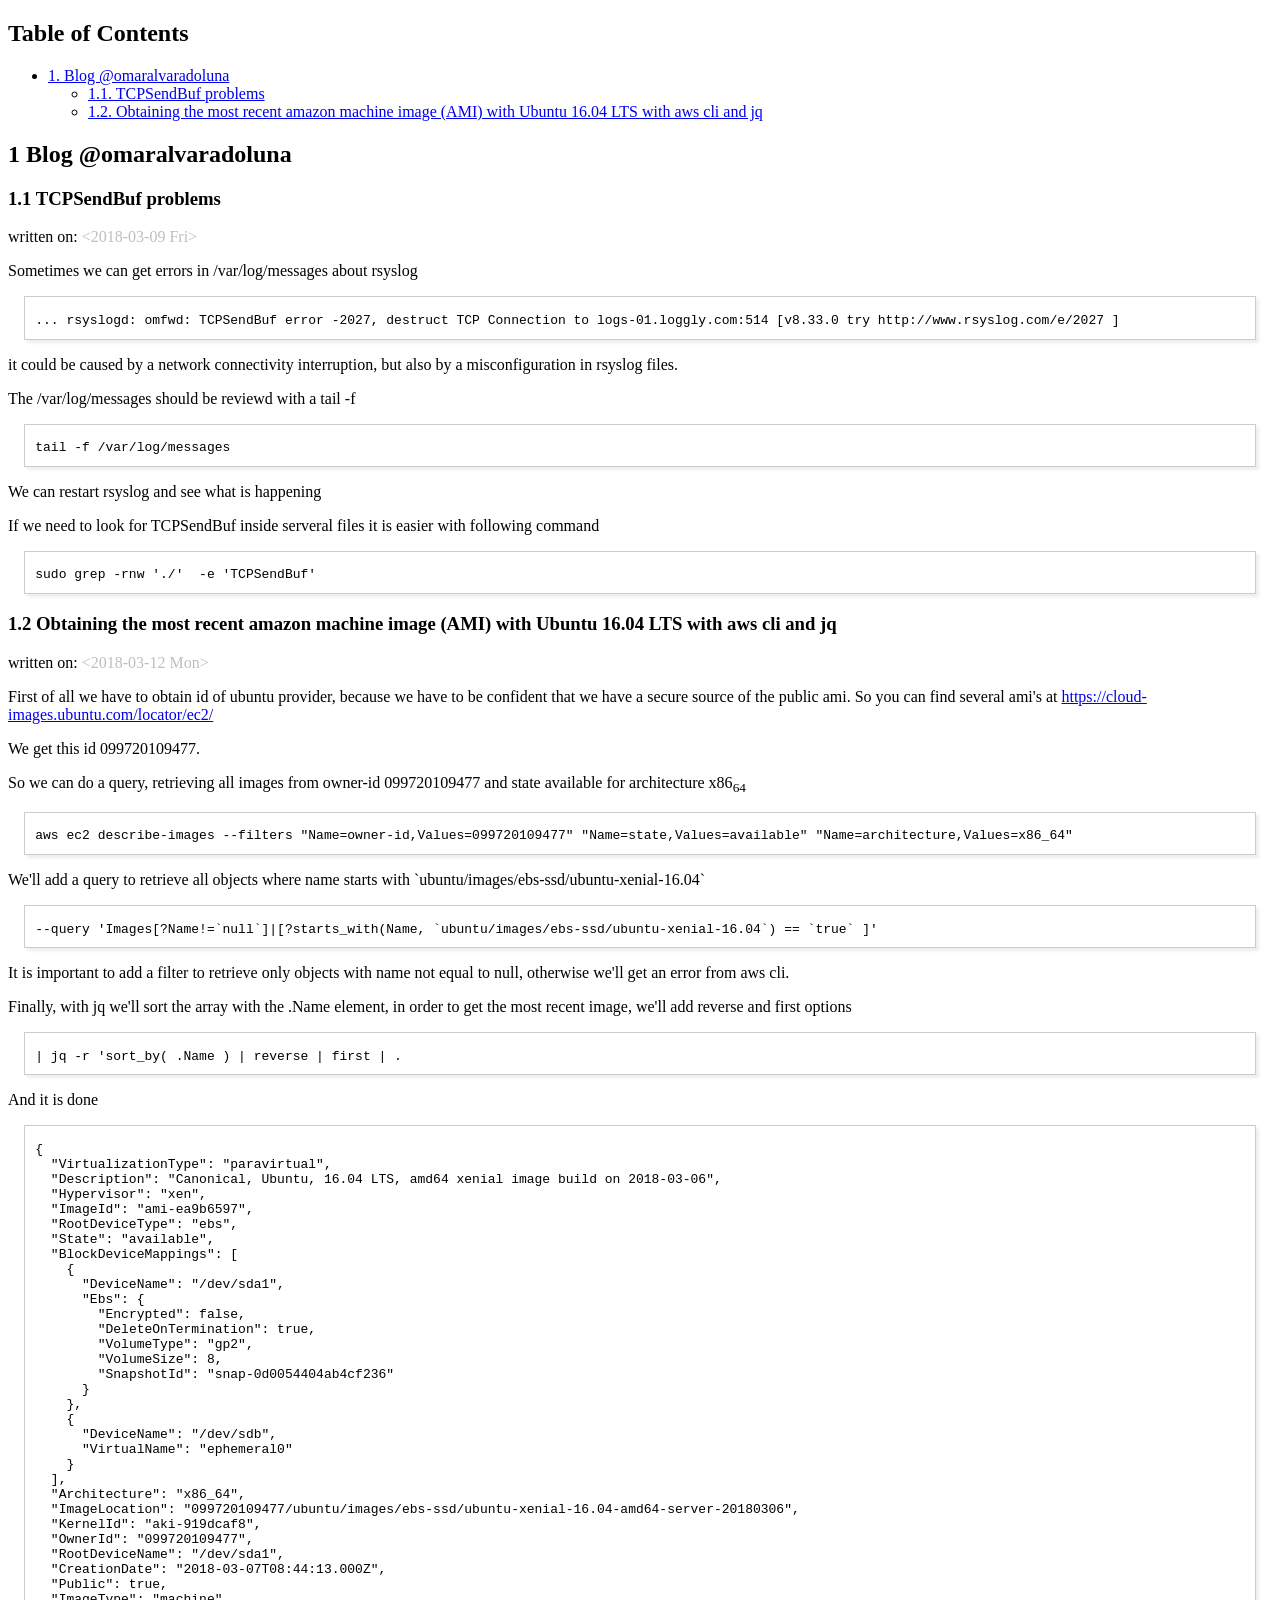
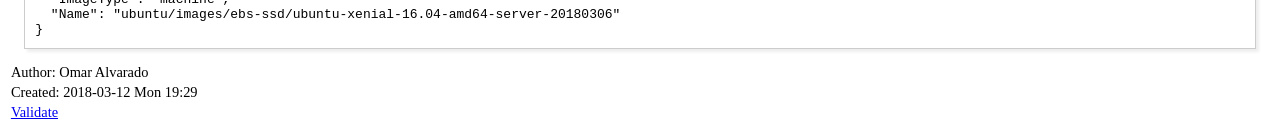
<file: blog/index.html>
<?xml version="1.0" encoding="utf-8"?>
<!DOCTYPE html PUBLIC "-//W3C//DTD XHTML 1.0 Strict//EN"
"http://www.w3.org/TR/xhtml1/DTD/xhtml1-strict.dtd">
<html xmlns="http://www.w3.org/1999/xhtml" lang="en" xml:lang="en">
<head>
<!-- 2018-03-12 Mon 19:29 -->
<meta http-equiv="Content-Type" content="text/html;charset=utf-8" />
<meta name="viewport" content="width=device-width, initial-scale=1" />
<title></title>
<meta name="generator" content="Org mode" />
<meta name="author" content="Omar Alvarado" />
<style type="text/css">
 <!--/*--><![CDATA[/*><!--*/
  .title  { text-align: center;
             margin-bottom: .2em; }
  .subtitle { text-align: center;
              font-size: medium;
              font-weight: bold;
              margin-top:0; }
  .todo   { font-family: monospace; color: red; }
  .done   { font-family: monospace; color: green; }
  .priority { font-family: monospace; color: orange; }
  .tag    { background-color: #eee; font-family: monospace;
            padding: 2px; font-size: 80%; font-weight: normal; }
  .timestamp { color: #bebebe; }
  .timestamp-kwd { color: #5f9ea0; }
  .org-right  { margin-left: auto; margin-right: 0px;  text-align: right; }
  .org-left   { margin-left: 0px;  margin-right: auto; text-align: left; }
  .org-center { margin-left: auto; margin-right: auto; text-align: center; }
  .underline { text-decoration: underline; }
  #postamble p, #preamble p { font-size: 90%; margin: .2em; }
  p.verse { margin-left: 3%; }
  pre {
    border: 1px solid #ccc;
    box-shadow: 3px 3px 3px #eee;
    padding: 8pt;
    font-family: monospace;
    overflow: auto;
    margin: 1.2em;
  }
  pre.src {
    position: relative;
    overflow: visible;
    padding-top: 1.2em;
  }
  pre.src:before {
    display: none;
    position: absolute;
    background-color: white;
    top: -10px;
    right: 10px;
    padding: 3px;
    border: 1px solid black;
  }
  pre.src:hover:before { display: inline;}
  /* Languages per Org manual */
  pre.src-asymptote:before { content: 'Asymptote'; }
  pre.src-awk:before { content: 'Awk'; }
  pre.src-C:before { content: 'C'; }
  /* pre.src-C++ doesn't work in CSS */
  pre.src-clojure:before { content: 'Clojure'; }
  pre.src-css:before { content: 'CSS'; }
  pre.src-D:before { content: 'D'; }
  pre.src-ditaa:before { content: 'ditaa'; }
  pre.src-dot:before { content: 'Graphviz'; }
  pre.src-calc:before { content: 'Emacs Calc'; }
  pre.src-emacs-lisp:before { content: 'Emacs Lisp'; }
  pre.src-fortran:before { content: 'Fortran'; }
  pre.src-gnuplot:before { content: 'gnuplot'; }
  pre.src-haskell:before { content: 'Haskell'; }
  pre.src-java:before { content: 'Java'; }
  pre.src-js:before { content: 'Javascript'; }
  pre.src-latex:before { content: 'LaTeX'; }
  pre.src-ledger:before { content: 'Ledger'; }
  pre.src-lisp:before { content: 'Lisp'; }
  pre.src-lilypond:before { content: 'Lilypond'; }
  pre.src-lua:before { content: 'Lua'; }
  pre.src-matlab:before { content: 'MATLAB'; }
  pre.src-mscgen:before { content: 'Mscgen'; }
  pre.src-ocaml:before { content: 'Objective Caml'; }
  pre.src-octave:before { content: 'Octave'; }
  pre.src-org:before { content: 'Org mode'; }
  pre.src-oz:before { content: 'OZ'; }
  pre.src-plantuml:before { content: 'Plantuml'; }
  pre.src-processing:before { content: 'Processing.js'; }
  pre.src-python:before { content: 'Python'; }
  pre.src-R:before { content: 'R'; }
  pre.src-ruby:before { content: 'Ruby'; }
  pre.src-sass:before { content: 'Sass'; }
  pre.src-scheme:before { content: 'Scheme'; }
  pre.src-screen:before { content: 'Gnu Screen'; }
  pre.src-sed:before { content: 'Sed'; }
  pre.src-sh:before { content: 'shell'; }
  pre.src-sql:before { content: 'SQL'; }
  pre.src-sqlite:before { content: 'SQLite'; }
  /* additional languages in org.el's org-babel-load-languages alist */
  pre.src-forth:before { content: 'Forth'; }
  pre.src-io:before { content: 'IO'; }
  pre.src-J:before { content: 'J'; }
  pre.src-makefile:before { content: 'Makefile'; }
  pre.src-maxima:before { content: 'Maxima'; }
  pre.src-perl:before { content: 'Perl'; }
  pre.src-picolisp:before { content: 'Pico Lisp'; }
  pre.src-scala:before { content: 'Scala'; }
  pre.src-shell:before { content: 'Shell Script'; }
  pre.src-ebnf2ps:before { content: 'ebfn2ps'; }
  /* additional language identifiers per "defun org-babel-execute"
       in ob-*.el */
  pre.src-cpp:before  { content: 'C++'; }
  pre.src-abc:before  { content: 'ABC'; }
  pre.src-coq:before  { content: 'Coq'; }
  pre.src-groovy:before  { content: 'Groovy'; }
  /* additional language identifiers from org-babel-shell-names in
     ob-shell.el: ob-shell is the only babel language using a lambda to put
     the execution function name together. */
  pre.src-bash:before  { content: 'bash'; }
  pre.src-csh:before  { content: 'csh'; }
  pre.src-ash:before  { content: 'ash'; }
  pre.src-dash:before  { content: 'dash'; }
  pre.src-ksh:before  { content: 'ksh'; }
  pre.src-mksh:before  { content: 'mksh'; }
  pre.src-posh:before  { content: 'posh'; }
  /* Additional Emacs modes also supported by the LaTeX listings package */
  pre.src-ada:before { content: 'Ada'; }
  pre.src-asm:before { content: 'Assembler'; }
  pre.src-caml:before { content: 'Caml'; }
  pre.src-delphi:before { content: 'Delphi'; }
  pre.src-html:before { content: 'HTML'; }
  pre.src-idl:before { content: 'IDL'; }
  pre.src-mercury:before { content: 'Mercury'; }
  pre.src-metapost:before { content: 'MetaPost'; }
  pre.src-modula-2:before { content: 'Modula-2'; }
  pre.src-pascal:before { content: 'Pascal'; }
  pre.src-ps:before { content: 'PostScript'; }
  pre.src-prolog:before { content: 'Prolog'; }
  pre.src-simula:before { content: 'Simula'; }
  pre.src-tcl:before { content: 'tcl'; }
  pre.src-tex:before { content: 'TeX'; }
  pre.src-plain-tex:before { content: 'Plain TeX'; }
  pre.src-verilog:before { content: 'Verilog'; }
  pre.src-vhdl:before { content: 'VHDL'; }
  pre.src-xml:before { content: 'XML'; }
  pre.src-nxml:before { content: 'XML'; }
  /* add a generic configuration mode; LaTeX export needs an additional
     (add-to-list 'org-latex-listings-langs '(conf " ")) in .emacs */
  pre.src-conf:before { content: 'Configuration File'; }

  table { border-collapse:collapse; }
  caption.t-above { caption-side: top; }
  caption.t-bottom { caption-side: bottom; }
  td, th { vertical-align:top;  }
  th.org-right  { text-align: center;  }
  th.org-left   { text-align: center;   }
  th.org-center { text-align: center; }
  td.org-right  { text-align: right;  }
  td.org-left   { text-align: left;   }
  td.org-center { text-align: center; }
  dt { font-weight: bold; }
  .footpara { display: inline; }
  .footdef  { margin-bottom: 1em; }
  .figure { padding: 1em; }
  .figure p { text-align: center; }
  .inlinetask {
    padding: 10px;
    border: 2px solid gray;
    margin: 10px;
    background: #ffffcc;
  }
  #org-div-home-and-up
   { text-align: right; font-size: 70%; white-space: nowrap; }
  textarea { overflow-x: auto; }
  .linenr { font-size: smaller }
  .code-highlighted { background-color: #ffff00; }
  .org-info-js_info-navigation { border-style: none; }
  #org-info-js_console-label
    { font-size: 10px; font-weight: bold; white-space: nowrap; }
  .org-info-js_search-highlight
    { background-color: #ffff00; color: #000000; font-weight: bold; }
  .org-svg { width: 90%; }
  /*]]>*/-->
</style>
<script type="text/javascript">
/*
@licstart  The following is the entire license notice for the
JavaScript code in this tag.

Copyright (C) 2012-2013 Free Software Foundation, Inc.

The JavaScript code in this tag is free software: you can
redistribute it and/or modify it under the terms of the GNU
General Public License (GNU GPL) as published by the Free Software
Foundation, either version 3 of the License, or (at your option)
any later version.  The code is distributed WITHOUT ANY WARRANTY;
without even the implied warranty of MERCHANTABILITY or FITNESS
FOR A PARTICULAR PURPOSE.  See the GNU GPL for more details.

As additional permission under GNU GPL version 3 section 7, you
may distribute non-source (e.g., minimized or compacted) forms of
that code without the copy of the GNU GPL normally required by
section 4, provided you include this license notice and a URL
through which recipients can access the Corresponding Source.


@licend  The above is the entire license notice
for the JavaScript code in this tag.
*/
<!--/*--><![CDATA[/*><!--*/
 function CodeHighlightOn(elem, id)
 {
   var target = document.getElementById(id);
   if(null != target) {
     elem.cacheClassElem = elem.className;
     elem.cacheClassTarget = target.className;
     target.className = "code-highlighted";
     elem.className   = "code-highlighted";
   }
 }
 function CodeHighlightOff(elem, id)
 {
   var target = document.getElementById(id);
   if(elem.cacheClassElem)
     elem.className = elem.cacheClassElem;
   if(elem.cacheClassTarget)
     target.className = elem.cacheClassTarget;
 }
/*]]>*///-->
</script>
</head>
<body>
<div id="content">
<div id="table-of-contents">
<h2>Table of Contents</h2>
<div id="text-table-of-contents">
<ul>
<li><a href="#org14ac21d">1. Blog @omaralvaradoluna</a>
<ul>
<li><a href="#org9361bd6">1.1. TCPSendBuf problems</a></li>
<li><a href="#org2fdc524">1.2. Obtaining the most recent amazon machine image (AMI) with Ubuntu 16.04 LTS with aws cli and jq</a></li>
</ul>
</li>
</ul>
</div>
</div>
<div id="outline-container-org14ac21d" class="outline-2">
<h2 id="org14ac21d"><span class="section-number-2">1</span> Blog @omaralvaradoluna</h2>
<div class="outline-text-2" id="text-1">
</div><div id="outline-container-org9361bd6" class="outline-3">
<h3 id="org9361bd6"><span class="section-number-3">1.1</span> TCPSendBuf problems</h3>
<div class="outline-text-3" id="text-1-1">
<p>
written on: <span class="timestamp-wrapper"><span class="timestamp">&lt;2018-03-09 Fri&gt;</span></span>
</p>

<p>
Sometimes we can get errors in /var/log/messages about rsyslog 
</p>

<div class="org-src-container">
<pre class="src src-bash">... rsyslogd: omfwd: TCPSendBuf error -2027, destruct TCP Connection to logs-01.loggly.com:514 [v8.33.0 try http://www.rsyslog.com/e/2027 ]
</pre>
</div>

<p>
it could be caused by a network connectivity interruption, but also by a misconfiguration in rsyslog files.
</p>

<p>
The /var/log/messages should be reviewd with a tail -f
</p>

<div class="org-src-container">
<pre class="src src-bash">tail -f /var/log/messages
</pre>
</div>

<p>
We can restart rsyslog and see what is happening
</p>

<p>
If we need to look for TCPSendBuf inside serveral files it is easier with following command 
</p>

<div class="org-src-container">
<pre class="src src-bash">sudo grep -rnw './'  -e 'TCPSendBuf'
</pre>
</div>
</div>
</div>


<div id="outline-container-org2fdc524" class="outline-3">
<h3 id="org2fdc524"><span class="section-number-3">1.2</span> Obtaining the most recent amazon machine image (AMI) with Ubuntu 16.04 LTS with aws cli and jq</h3>
<div class="outline-text-3" id="text-1-2">
<p>
written on: <span class="timestamp-wrapper"><span class="timestamp">&lt;2018-03-12 Mon&gt;</span></span>
</p>

<p>
First of all we have to obtain id of ubuntu provider, because we have to be confident that we have a secure source of the public ami. So you can find several ami's at <a href="https://cloud-images.ubuntu.com/locator/ec2/">https://cloud-images.ubuntu.com/locator/ec2/</a>
</p>

<p>
We get this id 099720109477.
</p>

<p>
So we can do a query, retrieving all images from owner-id 099720109477 and state available for architecture x86<sub>64</sub> 
</p>

<div class="org-src-container">
<pre class="src src-bash">aws ec2 describe-images --filters "Name=owner-id,Values=099720109477" "Name=state,Values=available" "Name=architecture,Values=x86_64"
</pre>
</div>

<p>
We'll add a query to retrieve all objects where name starts with `ubuntu/images/ebs-ssd/ubuntu-xenial-16.04`
</p>

<div class="org-src-container">
<pre class="src src-bash">--query 'Images[?Name!=`null`]|[?starts_with(Name, `ubuntu/images/ebs-ssd/ubuntu-xenial-16.04`) == `true` ]'
</pre>
</div>

<p>
It is important to add a filter to retrieve only objects with name not equal to null, otherwise we'll get an error from aws cli.
</p>

<p>
Finally, with jq we'll sort the array with the .Name element,  in order to get the most recent image, we'll add reverse and first options
</p>

<div class="org-src-container">
<pre class="src src-bash">| jq -r 'sort_by( .Name ) | reverse | first | .
</pre>
</div>

<p>
And it is done
</p>

<div class="org-src-container">
<pre class="src src-json">{
  "VirtualizationType": "paravirtual",
  "Description": "Canonical, Ubuntu, 16.04 LTS, amd64 xenial image build on 2018-03-06",
  "Hypervisor": "xen",
  "ImageId": "ami-ea9b6597",
  "RootDeviceType": "ebs",
  "State": "available",
  "BlockDeviceMappings": [
    {
      "DeviceName": "/dev/sda1",
      "Ebs": {
	"Encrypted": false,
	"DeleteOnTermination": true,
	"VolumeType": "gp2",
	"VolumeSize": 8,
	"SnapshotId": "snap-0d0054404ab4cf236"
      }
    },
    {
      "DeviceName": "/dev/sdb",
      "VirtualName": "ephemeral0"
    }
  ],
  "Architecture": "x86_64",
  "ImageLocation": "099720109477/ubuntu/images/ebs-ssd/ubuntu-xenial-16.04-amd64-server-20180306",
  "KernelId": "aki-919dcaf8",
  "OwnerId": "099720109477",
  "RootDeviceName": "/dev/sda1",
  "CreationDate": "2018-03-07T08:44:13.000Z",
  "Public": true,
  "ImageType": "machine",
  "Name": "ubuntu/images/ebs-ssd/ubuntu-xenial-16.04-amd64-server-20180306"
}
</pre>
</div>
</div>
</div>
</div>
</div>
<div id="postamble" class="status">
<p class="author">Author: Omar Alvarado</p>
<p class="date">Created: 2018-03-12 Mon 19:29</p>
<p class="validation"><a href="http://validator.w3.org/check?uri=referer">Validate</a></p>
</div>
</body>
</html>
</file>
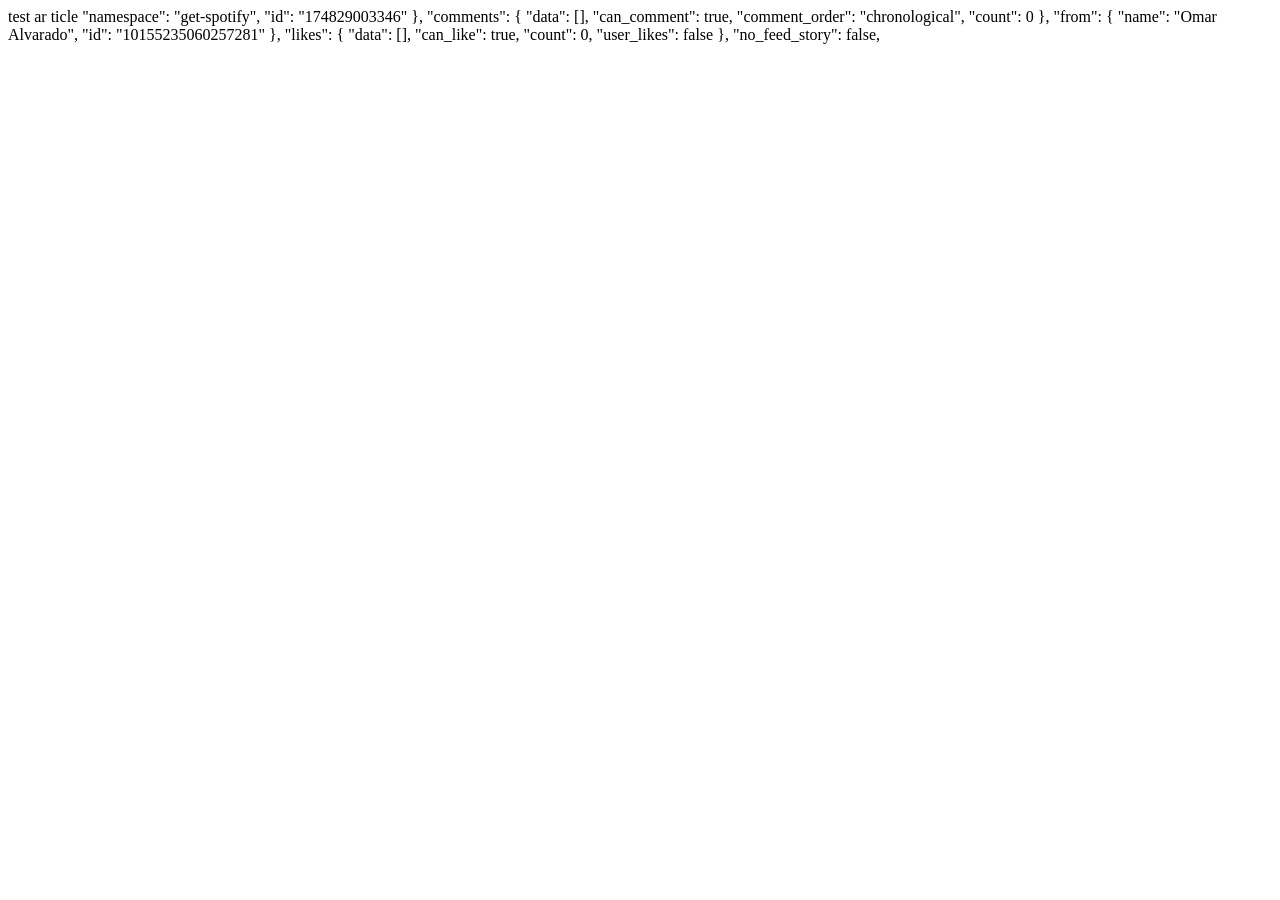
<file: articulo.html>
<html>
<head>
 <meta property="fb:app_id" content="302184056577324" /> 
  <meta property="og:type" content="article" /> 
  <meta property="og:url" content="https://omaralvaradoluna.github.io/articulo.html" /> 
  <meta property="og:title" content="Sample Article" /> 
  <meta property="og:image" content="https://s-static.ak.fbcdn.net/images/devsite/attachment_blank.png" /> 
 </head>
 <body>
test ar
ticle       "namespace": "get-spotify",
      "id": "174829003346"
    },
    "comments": {
      "data": [],
      "can_comment": true,
      "comment_order": "chronological",
      "count": 0
    },
    "from": {
      "name": "Omar Alvarado",
      "id": "10155235060257281"
    },
    "likes": {
      "data": [],
      "can_like": true,
      "count": 0,
      "user_likes": false
    },
    "no_feed_story": false,
</body>
</html>
</file>
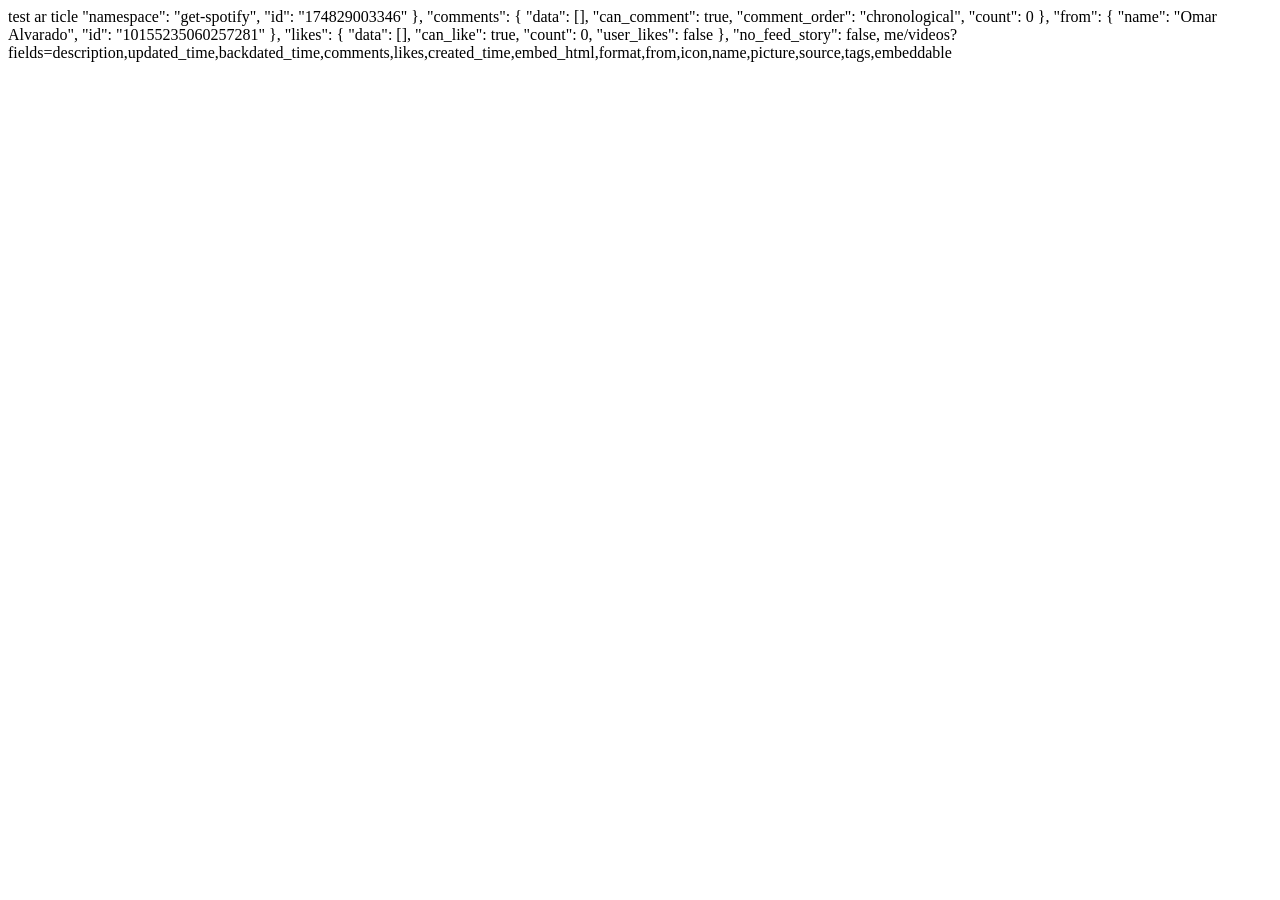
<file: book.html>
<html>
<head>
 <meta property="fb:app_id" content="302184056577324" /> 
  <meta property="og:type" content="books.book" /> 
  <meta property="og:url" content="http://omaralvaradoluna.github.io/articulo.html" /> 
  <meta property="og:title" content="Sample Article" /> 
  <meta property="og:image" content="https://s-static.ak.fbcdn.net/images/devsite/attachment_blank.png" /> 
 </head>
 <body>
test ar
ticle       "namespace": "get-spotify",
      "id": "174829003346"
    },
    "comments": {
      "data": [],
      "can_comment": true,
      "comment_order": "chronological",
      "count": 0
    },
    "from": {
      "name": "Omar Alvarado",
      "id": "10155235060257281"
    },
    "likes": {
      "data": [],
      "can_like": true,
      "count": 0,
      "user_likes": false
    },
    "no_feed_story": false,
</body>
</html>

me/videos?fields=description,updated_time,backdated_time,comments,likes,created_time,embed_html,format,from,icon,name,picture,source,tags,embeddable
</file>
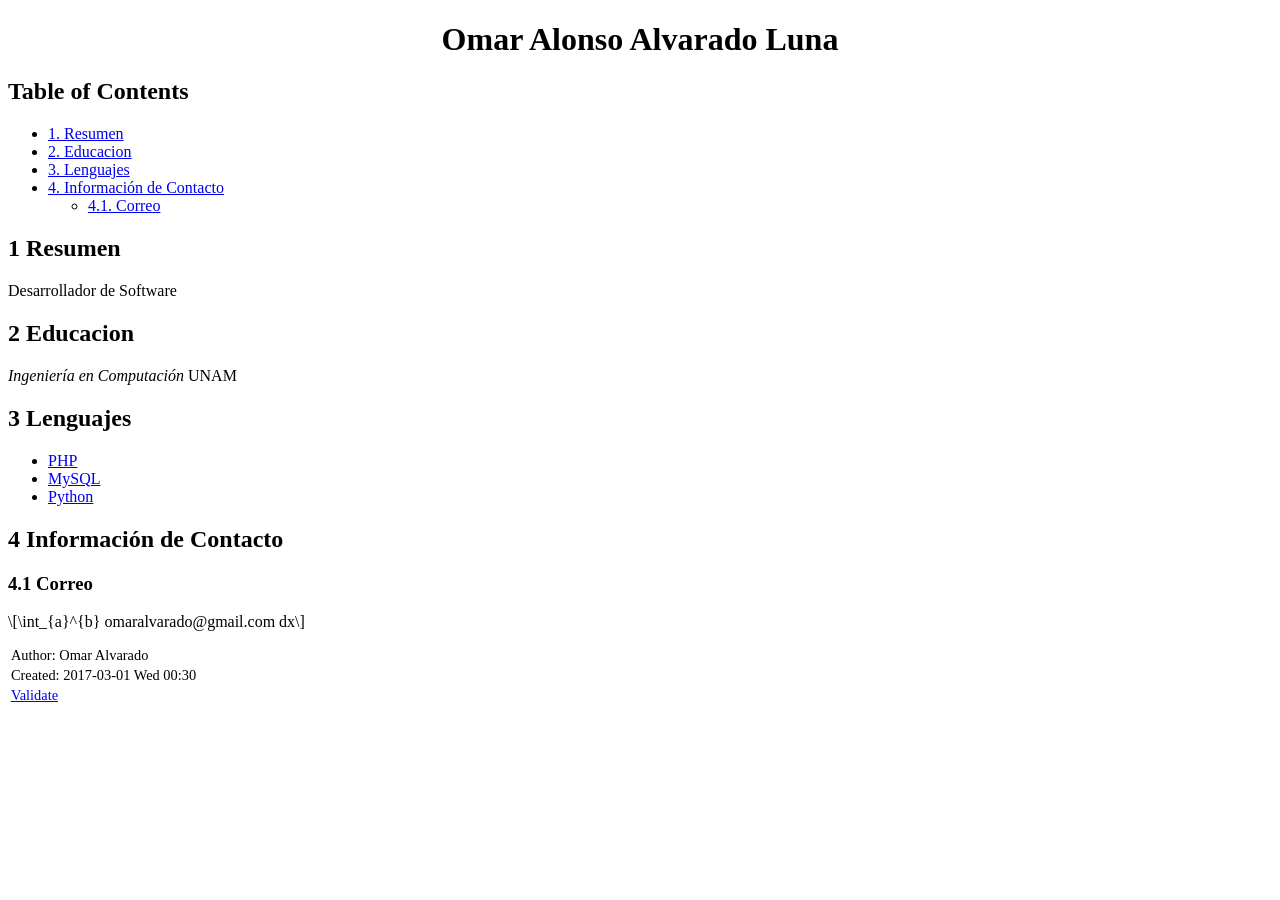
<file: cv.html>
<?xml version="1.0" encoding="utf-8"?>
<!DOCTYPE html PUBLIC "-//W3C//DTD XHTML 1.0 Strict//EN"
"http://www.w3.org/TR/xhtml1/DTD/xhtml1-strict.dtd">
<html xmlns="http://www.w3.org/1999/xhtml" lang="en" xml:lang="en">
<head>
<!-- 2017-03-01 Wed 00:30 -->
<meta http-equiv="Content-Type" content="text/html;charset=utf-8" />
<meta name="viewport" content="width=device-width, initial-scale=1" />
<title>Omar Alonso Alvarado Luna</title>
<meta name="generator" content="Org mode" />
<meta name="author" content="Omar Alvarado" />
<style type="text/css">
 <!--/*--><![CDATA[/*><!--*/
  .title  { text-align: center;
             margin-bottom: .2em; }
  .subtitle { text-align: center;
              font-size: medium;
              font-weight: bold;
              margin-top:0; }
  .todo   { font-family: monospace; color: red; }
  .done   { font-family: monospace; color: green; }
  .priority { font-family: monospace; color: orange; }
  .tag    { background-color: #eee; font-family: monospace;
            padding: 2px; font-size: 80%; font-weight: normal; }
  .timestamp { color: #bebebe; }
  .timestamp-kwd { color: #5f9ea0; }
  .org-right  { margin-left: auto; margin-right: 0px;  text-align: right; }
  .org-left   { margin-left: 0px;  margin-right: auto; text-align: left; }
  .org-center { margin-left: auto; margin-right: auto; text-align: center; }
  .underline { text-decoration: underline; }
  #postamble p, #preamble p { font-size: 90%; margin: .2em; }
  p.verse { margin-left: 3%; }
  pre {
    border: 1px solid #ccc;
    box-shadow: 3px 3px 3px #eee;
    padding: 8pt;
    font-family: monospace;
    overflow: auto;
    margin: 1.2em;
  }
  pre.src {
    position: relative;
    overflow: visible;
    padding-top: 1.2em;
  }
  pre.src:before {
    display: none;
    position: absolute;
    background-color: white;
    top: -10px;
    right: 10px;
    padding: 3px;
    border: 1px solid black;
  }
  pre.src:hover:before { display: inline;}
  /* Languages per Org manual */
  pre.src-asymptote:before { content: 'Asymptote'; }
  pre.src-awk:before { content: 'Awk'; }
  pre.src-C:before { content: 'C'; }
  /* pre.src-C++ doesn't work in CSS */
  pre.src-clojure:before { content: 'Clojure'; }
  pre.src-css:before { content: 'CSS'; }
  pre.src-D:before { content: 'D'; }
  pre.src-ditaa:before { content: 'ditaa'; }
  pre.src-dot:before { content: 'Graphviz'; }
  pre.src-calc:before { content: 'Emacs Calc'; }
  pre.src-emacs-lisp:before { content: 'Emacs Lisp'; }
  pre.src-fortran:before { content: 'Fortran'; }
  pre.src-gnuplot:before { content: 'gnuplot'; }
  pre.src-haskell:before { content: 'Haskell'; }
  pre.src-java:before { content: 'Java'; }
  pre.src-js:before { content: 'Javascript'; }
  pre.src-latex:before { content: 'LaTeX'; }
  pre.src-ledger:before { content: 'Ledger'; }
  pre.src-lisp:before { content: 'Lisp'; }
  pre.src-lilypond:before { content: 'Lilypond'; }
  pre.src-lua:before { content: 'Lua'; }
  pre.src-matlab:before { content: 'MATLAB'; }
  pre.src-mscgen:before { content: 'Mscgen'; }
  pre.src-ocaml:before { content: 'Objective Caml'; }
  pre.src-octave:before { content: 'Octave'; }
  pre.src-org:before { content: 'Org mode'; }
  pre.src-oz:before { content: 'OZ'; }
  pre.src-plantuml:before { content: 'Plantuml'; }
  pre.src-processing:before { content: 'Processing.js'; }
  pre.src-python:before { content: 'Python'; }
  pre.src-R:before { content: 'R'; }
  pre.src-ruby:before { content: 'Ruby'; }
  pre.src-sass:before { content: 'Sass'; }
  pre.src-scheme:before { content: 'Scheme'; }
  pre.src-screen:before { content: 'Gnu Screen'; }
  pre.src-sed:before { content: 'Sed'; }
  pre.src-sh:before { content: 'shell'; }
  pre.src-sql:before { content: 'SQL'; }
  pre.src-sqlite:before { content: 'SQLite'; }
  /* additional languages in org.el's org-babel-load-languages alist */
  pre.src-forth:before { content: 'Forth'; }
  pre.src-io:before { content: 'IO'; }
  pre.src-J:before { content: 'J'; }
  pre.src-makefile:before { content: 'Makefile'; }
  pre.src-maxima:before { content: 'Maxima'; }
  pre.src-perl:before { content: 'Perl'; }
  pre.src-picolisp:before { content: 'Pico Lisp'; }
  pre.src-scala:before { content: 'Scala'; }
  pre.src-shell:before { content: 'Shell Script'; }
  pre.src-ebnf2ps:before { content: 'ebfn2ps'; }
  /* additional language identifiers per "defun org-babel-execute"
       in ob-*.el */
  pre.src-cpp:before  { content: 'C++'; }
  pre.src-abc:before  { content: 'ABC'; }
  pre.src-coq:before  { content: 'Coq'; }
  pre.src-groovy:before  { content: 'Groovy'; }
  /* additional language identifiers from org-babel-shell-names in
     ob-shell.el: ob-shell is the only babel language using a lambda to put
     the execution function name together. */
  pre.src-bash:before  { content: 'bash'; }
  pre.src-csh:before  { content: 'csh'; }
  pre.src-ash:before  { content: 'ash'; }
  pre.src-dash:before  { content: 'dash'; }
  pre.src-ksh:before  { content: 'ksh'; }
  pre.src-mksh:before  { content: 'mksh'; }
  pre.src-posh:before  { content: 'posh'; }
  /* Additional Emacs modes also supported by the LaTeX listings package */
  pre.src-ada:before { content: 'Ada'; }
  pre.src-asm:before { content: 'Assembler'; }
  pre.src-caml:before { content: 'Caml'; }
  pre.src-delphi:before { content: 'Delphi'; }
  pre.src-html:before { content: 'HTML'; }
  pre.src-idl:before { content: 'IDL'; }
  pre.src-mercury:before { content: 'Mercury'; }
  pre.src-metapost:before { content: 'MetaPost'; }
  pre.src-modula-2:before { content: 'Modula-2'; }
  pre.src-pascal:before { content: 'Pascal'; }
  pre.src-ps:before { content: 'PostScript'; }
  pre.src-prolog:before { content: 'Prolog'; }
  pre.src-simula:before { content: 'Simula'; }
  pre.src-tcl:before { content: 'tcl'; }
  pre.src-tex:before { content: 'TeX'; }
  pre.src-plain-tex:before { content: 'Plain TeX'; }
  pre.src-verilog:before { content: 'Verilog'; }
  pre.src-vhdl:before { content: 'VHDL'; }
  pre.src-xml:before { content: 'XML'; }
  pre.src-nxml:before { content: 'XML'; }
  /* add a generic configuration mode; LaTeX export needs an additional
     (add-to-list 'org-latex-listings-langs '(conf " ")) in .emacs */
  pre.src-conf:before { content: 'Configuration File'; }

  table { border-collapse:collapse; }
  caption.t-above { caption-side: top; }
  caption.t-bottom { caption-side: bottom; }
  td, th { vertical-align:top;  }
  th.org-right  { text-align: center;  }
  th.org-left   { text-align: center;   }
  th.org-center { text-align: center; }
  td.org-right  { text-align: right;  }
  td.org-left   { text-align: left;   }
  td.org-center { text-align: center; }
  dt { font-weight: bold; }
  .footpara { display: inline; }
  .footdef  { margin-bottom: 1em; }
  .figure { padding: 1em; }
  .figure p { text-align: center; }
  .inlinetask {
    padding: 10px;
    border: 2px solid gray;
    margin: 10px;
    background: #ffffcc;
  }
  #org-div-home-and-up
   { text-align: right; font-size: 70%; white-space: nowrap; }
  textarea { overflow-x: auto; }
  .linenr { font-size: smaller }
  .code-highlighted { background-color: #ffff00; }
  .org-info-js_info-navigation { border-style: none; }
  #org-info-js_console-label
    { font-size: 10px; font-weight: bold; white-space: nowrap; }
  .org-info-js_search-highlight
    { background-color: #ffff00; color: #000000; font-weight: bold; }
  .org-svg { width: 90%; }
  /*]]>*/-->
</style>
<script type="text/javascript">
/*
@licstart  The following is the entire license notice for the
JavaScript code in this tag.

Copyright (C) 2012-2013 Free Software Foundation, Inc.

The JavaScript code in this tag is free software: you can
redistribute it and/or modify it under the terms of the GNU
General Public License (GNU GPL) as published by the Free Software
Foundation, either version 3 of the License, or (at your option)
any later version.  The code is distributed WITHOUT ANY WARRANTY;
without even the implied warranty of MERCHANTABILITY or FITNESS
FOR A PARTICULAR PURPOSE.  See the GNU GPL for more details.

As additional permission under GNU GPL version 3 section 7, you
may distribute non-source (e.g., minimized or compacted) forms of
that code without the copy of the GNU GPL normally required by
section 4, provided you include this license notice and a URL
through which recipients can access the Corresponding Source.


@licend  The above is the entire license notice
for the JavaScript code in this tag.
*/
<!--/*--><![CDATA[/*><!--*/
 function CodeHighlightOn(elem, id)
 {
   var target = document.getElementById(id);
   if(null != target) {
     elem.cacheClassElem = elem.className;
     elem.cacheClassTarget = target.className;
     target.className = "code-highlighted";
     elem.className   = "code-highlighted";
   }
 }
 function CodeHighlightOff(elem, id)
 {
   var target = document.getElementById(id);
   if(elem.cacheClassElem)
     elem.className = elem.cacheClassElem;
   if(elem.cacheClassTarget)
     target.className = elem.cacheClassTarget;
 }
/*]]>*///-->
</script>
<script type="text/x-mathjax-config">
    MathJax.Hub.Config({
        displayAlign: "center",
        displayIndent: "0em",

        "HTML-CSS": { scale: 100,
                        linebreaks: { automatic: "false" },
                        webFont: "TeX"
                       },
        SVG: {scale: 100,
              linebreaks: { automatic: "false" },
              font: "TeX"},
        NativeMML: {scale: 100},
        TeX: { equationNumbers: {autoNumber: "AMS"},
               MultLineWidth: "85%",
               TagSide: "right",
               TagIndent: ".8em"
             }
});
</script>
<script type="text/javascript"
        src="http://cdn.mathjax.org/mathjax/latest/MathJax.js?config=TeX-AMS_HTML"></script>
</head>
<body>
<div id="content">
<h1 class="title">Omar Alonso Alvarado Luna</h1>
<div id="table-of-contents">
<h2>Table of Contents</h2>
<div id="text-table-of-contents">
<ul>
<li><a href="#org7723829">1. Resumen</a></li>
<li><a href="#org99f0811">2. Educacion</a></li>
<li><a href="#org958d4ae">3. Lenguajes</a></li>
<li><a href="#org73ff8ce">4. Información de Contacto</a>
<ul>
<li><a href="#org3292869">4.1. Correo</a></li>
</ul>
</li>
</ul>
</div>
</div>
<div id="outline-container-org7723829" class="outline-2">
<h2 id="org7723829"><span class="section-number-2">1</span> Resumen</h2>
<div class="outline-text-2" id="text-1">
<p>
Desarrollador de Software 
</p>
</div>
</div>

<div id="outline-container-org99f0811" class="outline-2">
<h2 id="org99f0811"><span class="section-number-2">2</span> Educacion</h2>
<div class="outline-text-2" id="text-2">
<p>
<i>Ingeniería en Computación</i> UNAM
</p>
</div>
</div>

<div id="outline-container-org958d4ae" class="outline-2">
<h2 id="org958d4ae"><span class="section-number-2">3</span> Lenguajes</h2>
<div class="outline-text-2" id="text-3">
<ul class="org-ul">
<li><a href="http://php.net">PHP</a></li>
<li><a href="http://mysql.com">MySQL</a></li>
<li><a href="http://www.python.org">Python</a></li>
</ul>
</div>
</div>

<div id="outline-container-org73ff8ce" class="outline-2">
<h2 id="org73ff8ce"><span class="section-number-2">4</span> Información de Contacto</h2>
<div class="outline-text-2" id="text-4">
</div><div id="outline-container-org3292869" class="outline-3">
<h3 id="org3292869"><span class="section-number-3">4.1</span> Correo</h3>
<div class="outline-text-3" id="text-4-1">
<p>
\[\int_{a}^{b} omaralvarado@gmail.com dx\]
</p>
</div>
</div>
</div>
</div>
<div id="postamble" class="status">
<p class="author">Author: Omar Alvarado</p>
<p class="date">Created: 2017-03-01 Wed 00:30</p>
<p class="validation"><a href="http://validator.w3.org/check?uri=referer">Validate</a></p>
</div>
</body>
</html>
</file>
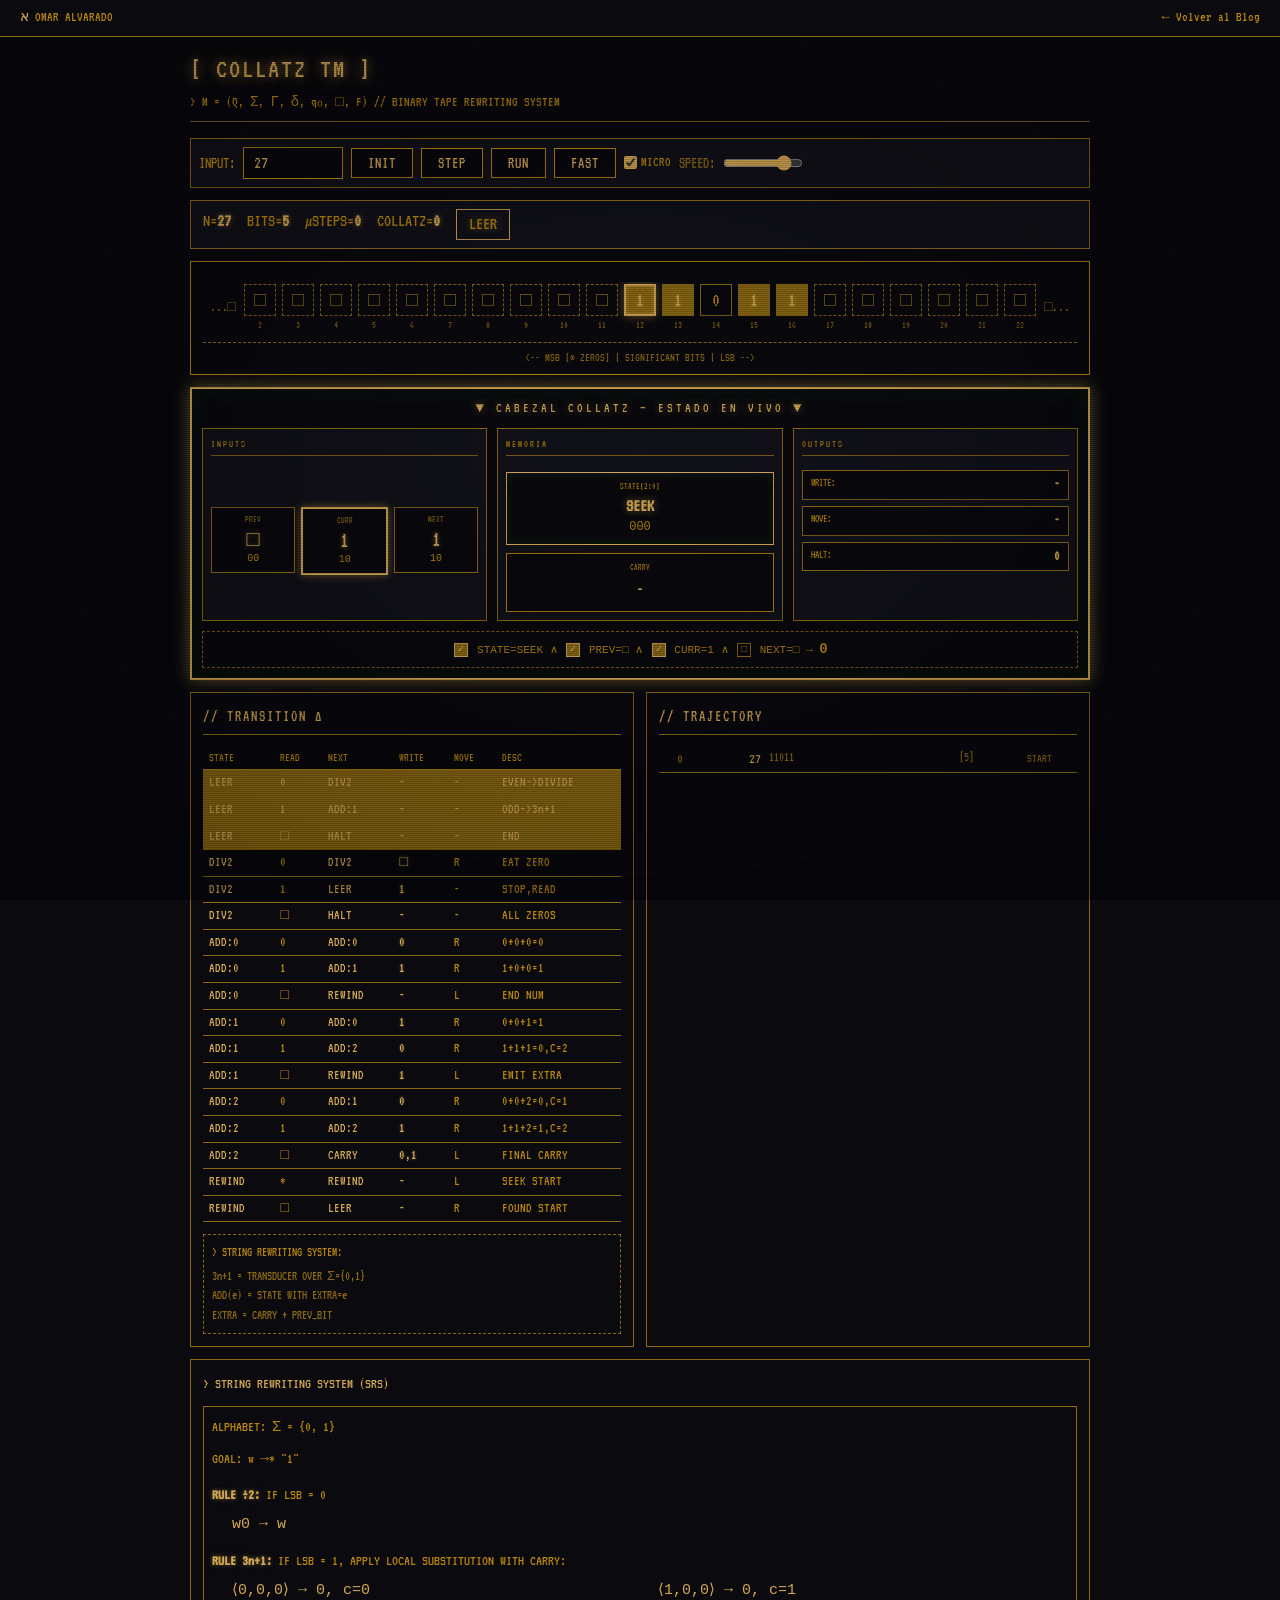
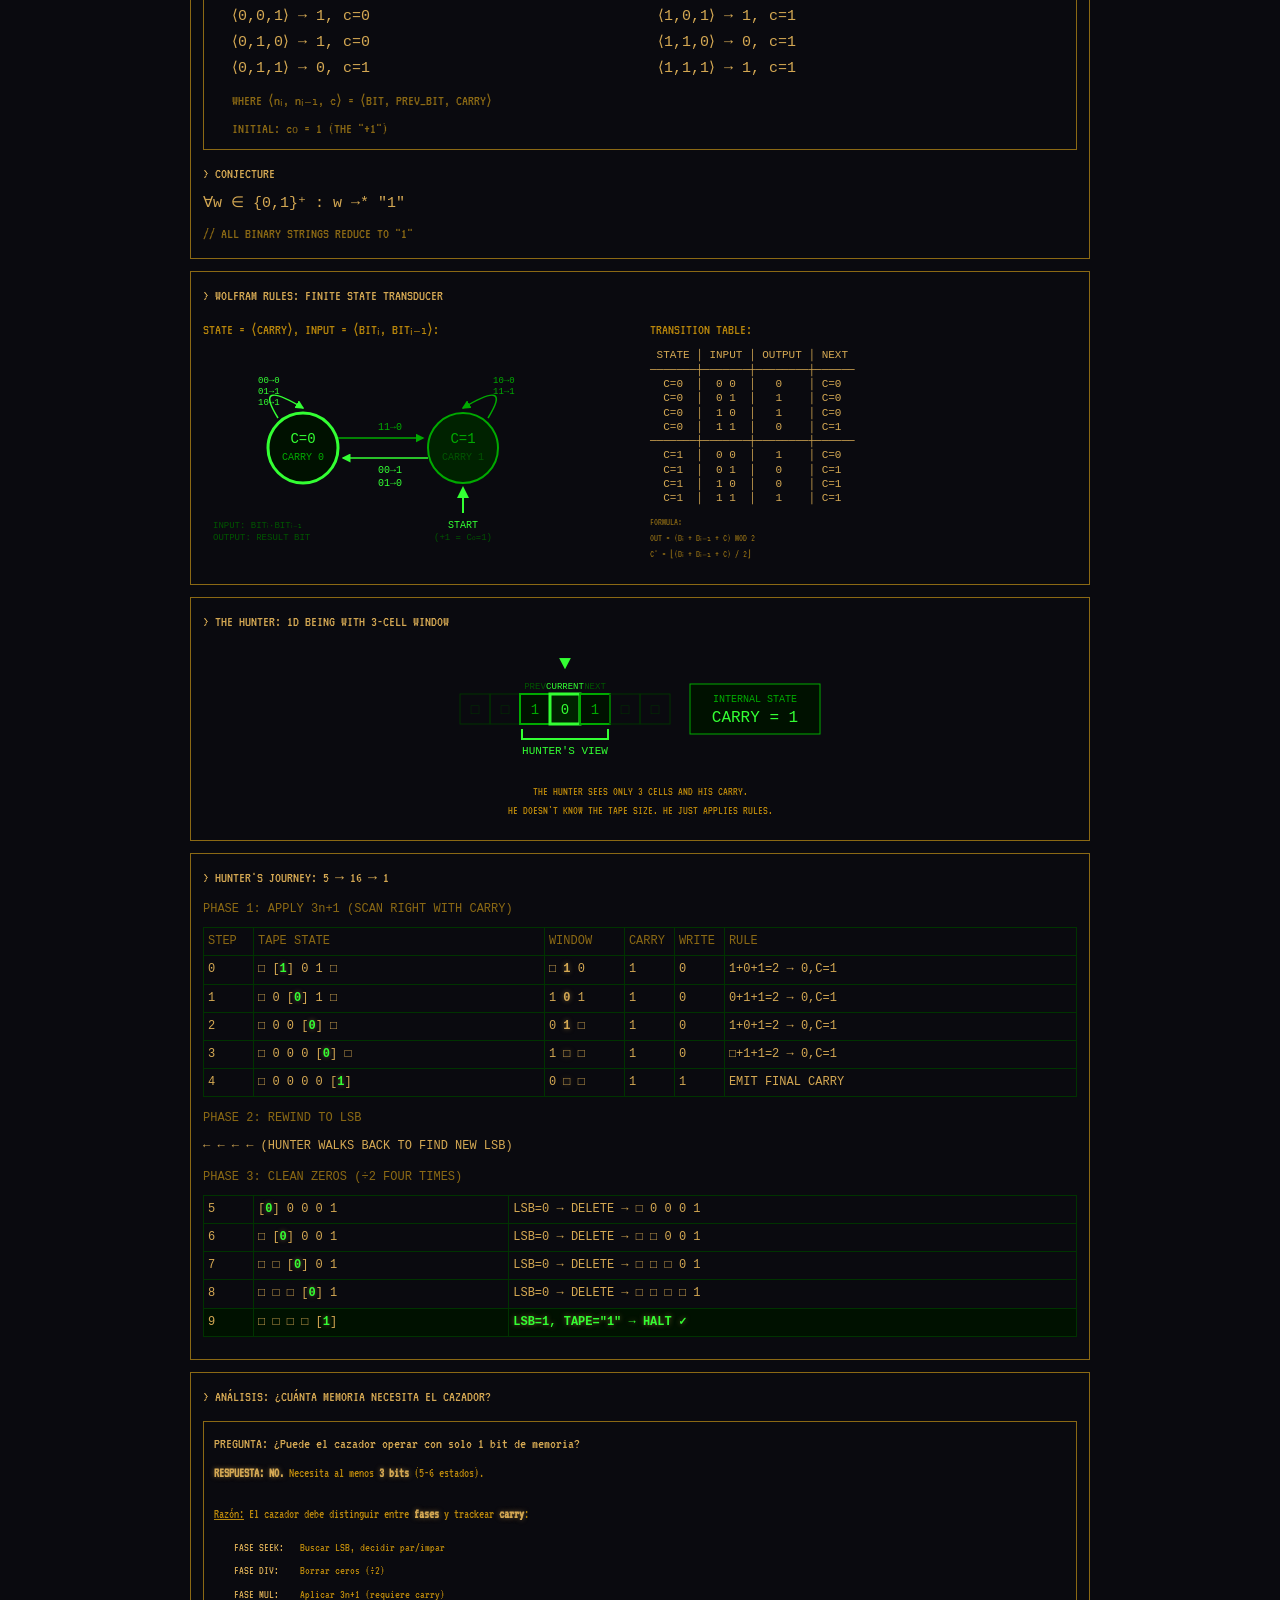
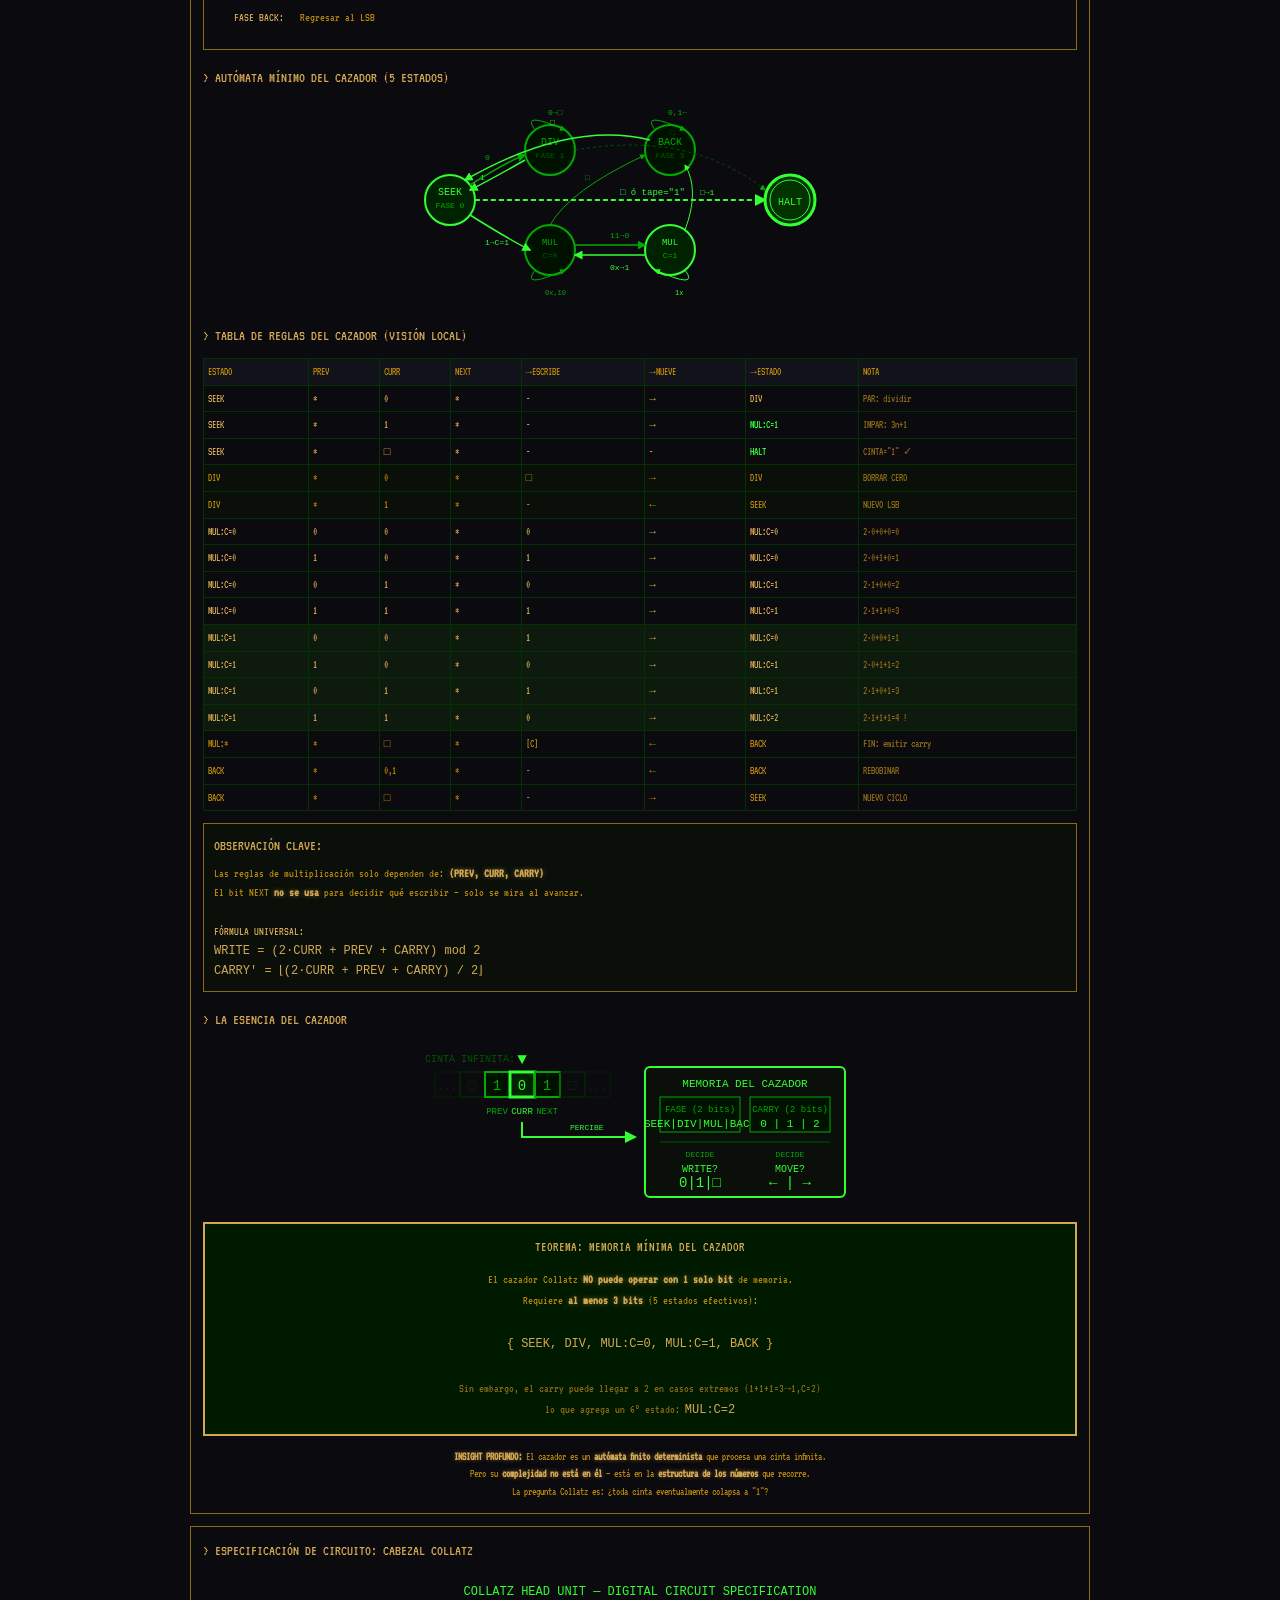
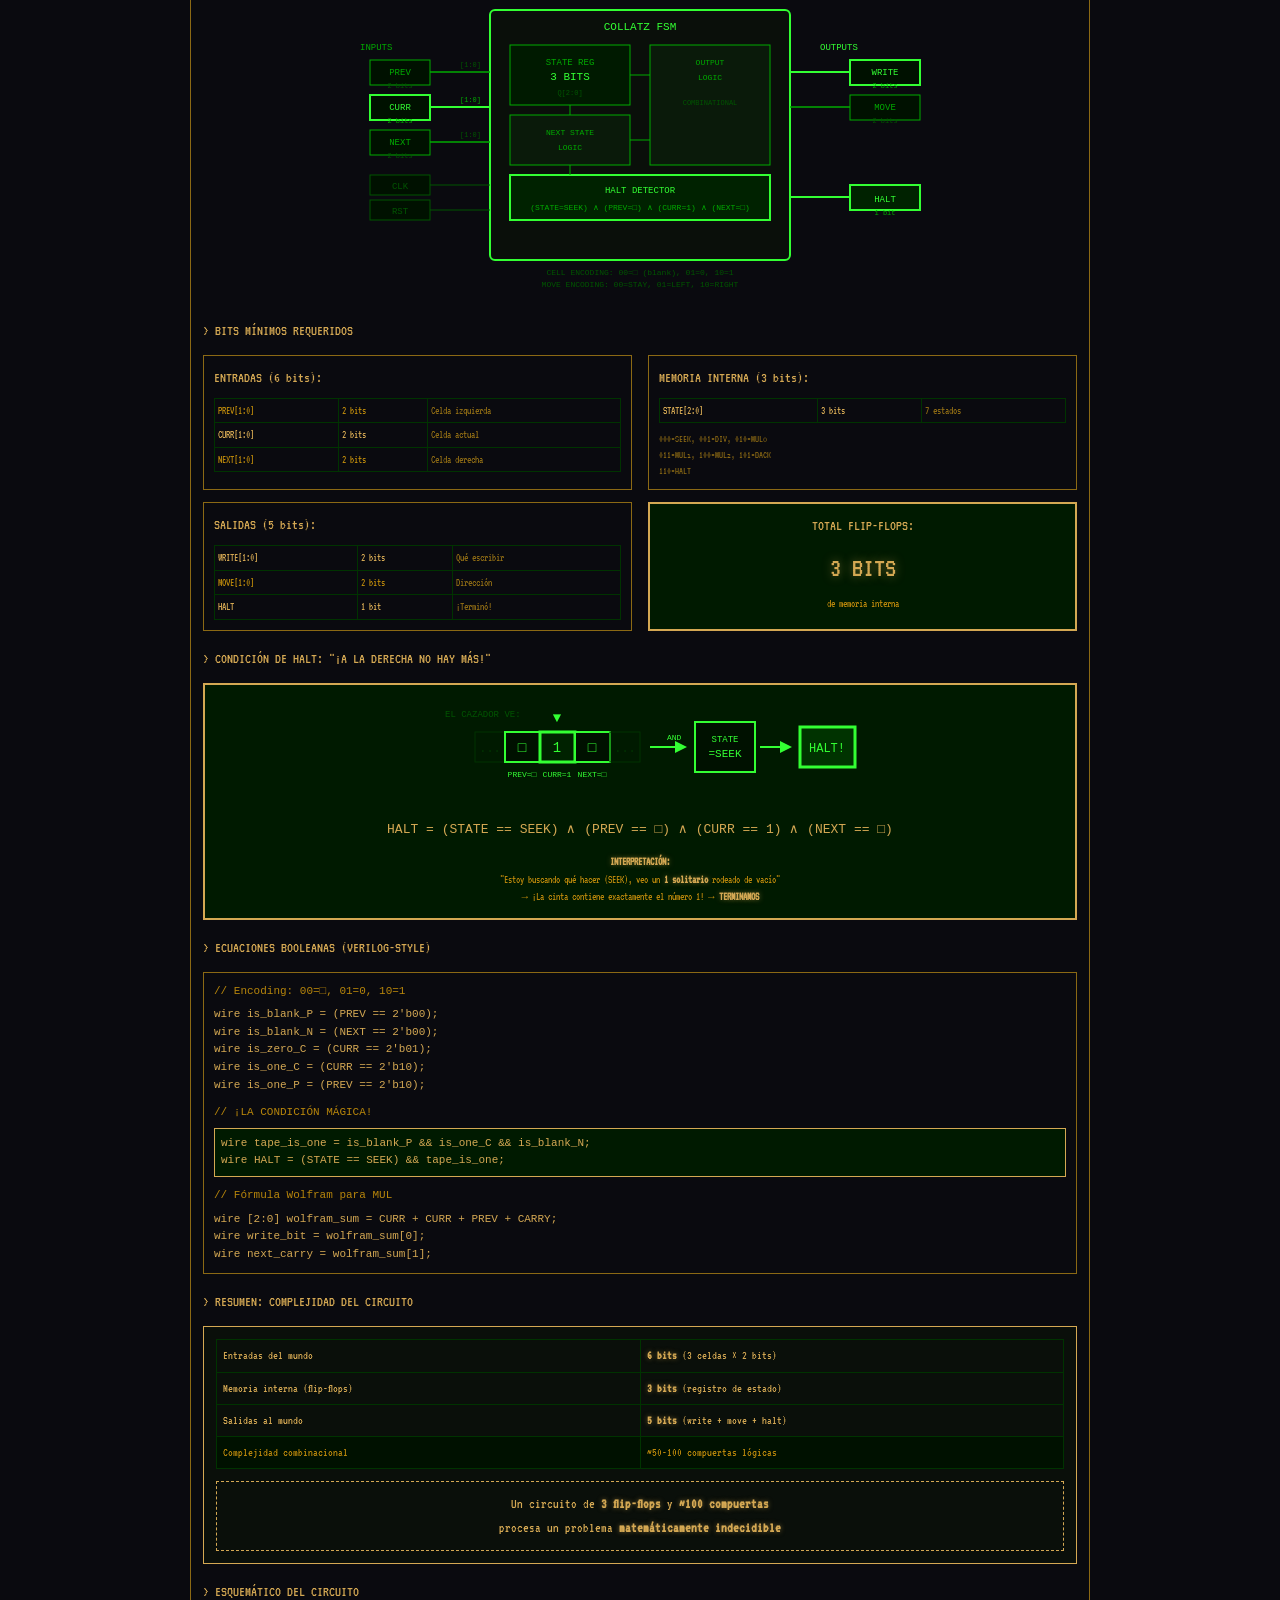
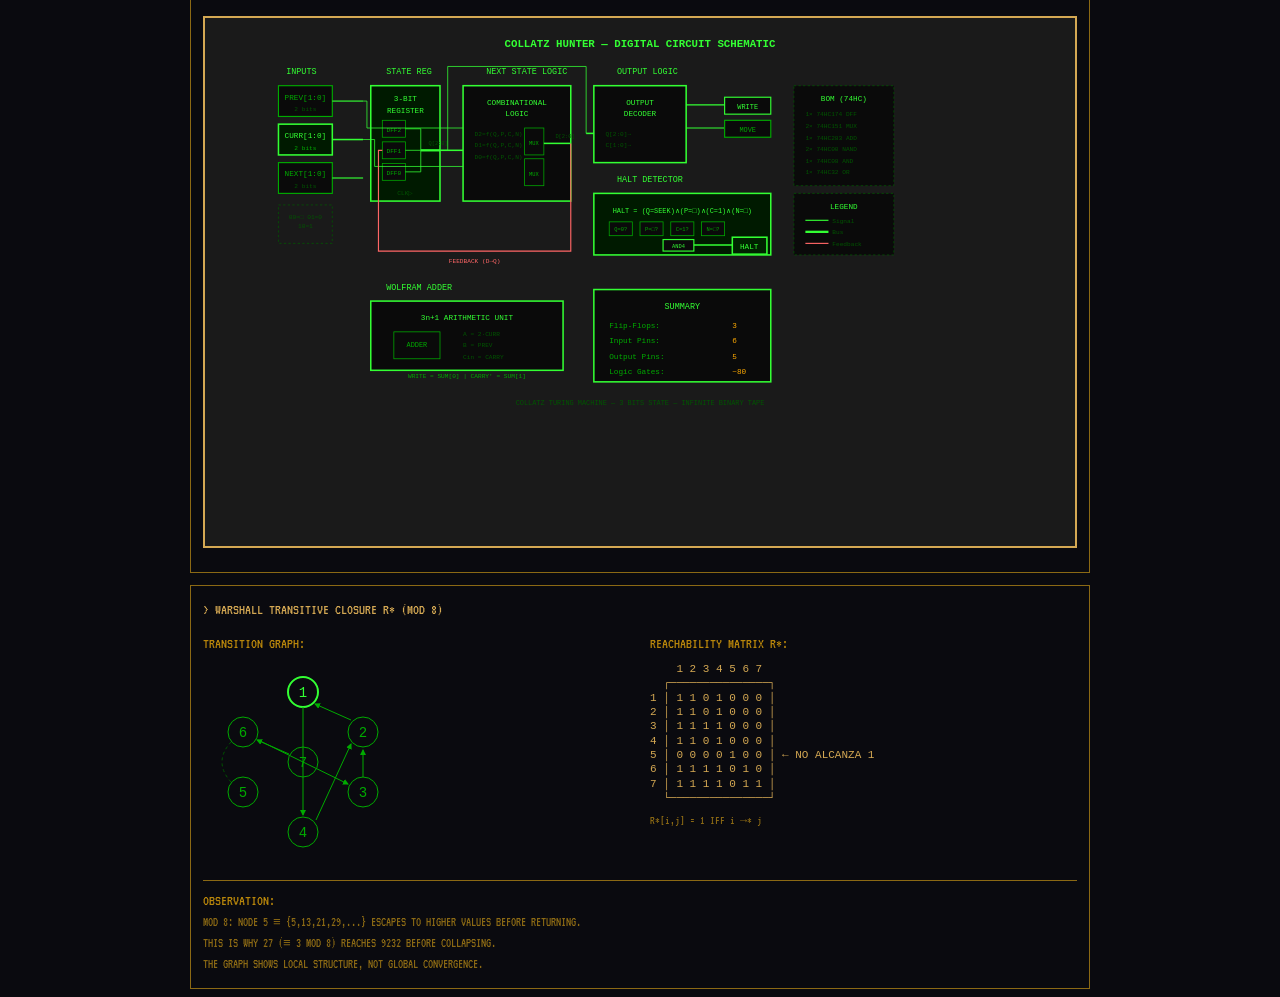
<file: articles/collatz-turing-machine.html>
<!DOCTYPE html>
<html lang="es">
<head>
    <meta charset="UTF-8">
    <meta name="viewport" content="width=device-width, initial-scale=1.0">
    <title>COLLATZ TM // VT100</title>
    <style>
        @import url('https://fonts.googleapis.com/css2?family=VT323&display=swap');

        :root {
            --green: #d4a853;
            --green-dim: #b8860b;
            --green-dark: #8b6914;
            --green-glow: #d4a85380;
            --black: #0a0a0f;
            --gray: #12121a;
        }

        /* Navigation bar */
        .nav-bar {
            position: fixed;
            top: 0;
            left: 0;
            right: 0;
            background: var(--black);
            border-bottom: 1px solid var(--green-dark);
            padding: 8px 20px;
            display: flex;
            justify-content: space-between;
            align-items: center;
            z-index: 10001;
            font-size: 14px;
        }
        .nav-bar a {
            color: var(--green-dim);
            text-decoration: none;
            transition: color 0.2s;
        }
        .nav-bar a:hover {
            color: var(--green);
            text-shadow: 0 0 8px var(--green-glow);
        }
        .nav-logo span { color: var(--green); }

        * { margin: 0; padding: 0; box-sizing: border-box; }

        body {
            background: var(--black);
            color: var(--green);
            font-family: 'VT323', 'Courier New', monospace;
            min-height: 100vh;
            padding: 50px 12px 12px;
            font-size: 16px;
            line-height: 1.4;
            position: relative;
        }

        /* CRT scanlines effect */
        body::before {
            content: "";
            position: fixed;
            top: 0; left: 0; right: 0; bottom: 0;
            background: repeating-linear-gradient(
                0deg,
                rgba(0, 0, 0, 0.15),
                rgba(0, 0, 0, 0.15) 1px,
                transparent 1px,
                transparent 2px
            );
            pointer-events: none;
            z-index: 9999;
        }

        /* CRT flicker */
        @keyframes flicker {
            0% { opacity: 0.97; }
            50% { opacity: 1; }
            100% { opacity: 0.98; }
        }

        body::after {
            content: "";
            position: fixed;
            top: 0; left: 0; right: 0; bottom: 0;
            background: radial-gradient(ellipse at center, transparent 0%, rgba(0,0,0,0.3) 100%);
            pointer-events: none;
            z-index: 9998;
            animation: flicker 0.1s infinite;
        }

        .container { max-width: 900px; margin: 0 auto; position: relative; z-index: 1; }

        h1 {
            font-size: 28px;
            font-weight: normal;
            color: var(--green);
            text-shadow: 0 0 10px var(--green-glow), 0 0 20px var(--green-glow);
            margin-bottom: 4px;
            letter-spacing: 2px;
        }

        .subtitle {
            color: var(--green-dim);
            font-size: 14px;
            margin-bottom: 16px;
            border-bottom: 1px solid var(--green-dark);
            padding-bottom: 8px;
        }

        /* Controls */
        .controls {
            display: flex;
            gap: 8px;
            align-items: center;
            margin-bottom: 12px;
            flex-wrap: wrap;
            padding: 8px;
            border: 1px solid var(--green-dark);
            background: var(--gray);
        }

        input[type="text"] {
            background: var(--black);
            border: 1px solid var(--green-dim);
            color: var(--green);
            padding: 6px 10px;
            width: 100px;
            font-family: inherit;
            font-size: 18px;
        }

        input[type="text"]:focus {
            outline: none;
            border-color: var(--green);
            box-shadow: 0 0 5px var(--green-glow);
        }

        input[type="range"] {
            width: 80px;
            accent-color: var(--green);
        }

        button {
            padding: 6px 16px;
            border: 1px solid var(--green-dim);
            background: var(--black);
            color: var(--green);
            cursor: pointer;
            font-family: inherit;
            font-size: 16px;
            text-transform: uppercase;
            letter-spacing: 1px;
            transition: all 0.1s;
        }

        button:hover {
            background: var(--green-dark);
            border-color: var(--green);
            text-shadow: 0 0 5px var(--green-glow);
        }

        button:disabled {
            opacity: 0.3;
            cursor: not-allowed;
        }

        button.active {
            background: var(--green-dark);
            color: var(--green);
            text-shadow: 0 0 8px var(--green-glow);
        }

        label {
            font-size: 14px;
            color: var(--green-dim);
            display: flex;
            align-items: center;
            gap: 4px;
        }

        input[type="checkbox"] {
            accent-color: var(--green);
        }

        /* Status bar */
        .status {
            display: flex;
            gap: 16px;
            padding: 8px 12px;
            background: var(--gray);
            border: 1px solid var(--green-dark);
            margin-bottom: 12px;
            font-size: 18px;
            flex-wrap: wrap;
        }

        .status span { color: var(--green-dim); }
        .status b { color: var(--green); text-shadow: 0 0 5px var(--green-glow); }

        .state-badge {
            padding: 2px 12px;
            border: 1px solid var(--green);
            color: var(--green);
            text-shadow: 0 0 8px var(--green-glow);
            animation: pulse 1s infinite;
        }

        @keyframes pulse {
            0%, 100% { opacity: 1; }
            50% { opacity: 0.7; }
        }

        .state-badge.halt {
            background: var(--green-dark);
            animation: none;
        }

        /* Tape */
        .tape-container {
            background: var(--black);
            border: 1px solid var(--green-dim);
            padding: 20px 12px 8px;
            margin-bottom: 12px;
        }

        .tape-wrapper {
            display: flex;
            justify-content: center;
            gap: 2px;
            overflow-x: auto;
            padding: 0 4px;
        }

        .tape-ellipsis {
            color: var(--green-dark);
            font-size: 14px;
            align-self: center;
            margin: 0 4px;
        }

        .tape-cell {
            width: 36px;
            min-width: 36px;
            height: 52px;
            display: flex;
            flex-direction: column;
            align-items: center;
            justify-content: center;
            position: relative;
        }

        .head-indicator {
            position: absolute;
            top: -20px;
            font-size: 14px;
            color: var(--green);
            white-space: nowrap;
            text-shadow: 0 0 8px var(--green-glow);
            animation: blink 0.5s infinite;
        }

        @keyframes blink {
            0%, 100% { opacity: 1; }
            50% { opacity: 0.5; }
        }

        .cell-box {
            width: 32px;
            height: 32px;
            display: flex;
            align-items: center;
            justify-content: center;
            border: 1px solid var(--green-dark);
            font-size: 20px;
            transition: all 0.1s;
        }

        .cell-blank {
            background: var(--black);
            color: var(--green-dark);
            border-style: dashed;
        }

        .cell-0 {
            background: var(--black);
            color: var(--green-dim);
        }

        .cell-1 {
            background: var(--green-dark);
            color: var(--green);
            text-shadow: 0 0 5px var(--green-glow);
        }

        .cell-head {
            border: 2px solid var(--green) !important;
            box-shadow: 0 0 10px var(--green-glow), inset 0 0 5px var(--green-glow);
        }

        .cell-index {
            font-size: 10px;
            color: var(--green-dark);
            margin-top: 2px;
        }

        .tape-legend {
            text-align: center;
            font-size: 12px;
            color: var(--green-dark);
            margin-top: 8px;
            border-top: 1px dashed var(--green-dark);
            padding-top: 6px;
        }

        /* Grid */
        .grid {
            display: grid;
            grid-template-columns: 1fr 1fr;
            gap: 12px;
        }

        @media (max-width: 700px) {
            .grid { grid-template-columns: 1fr; }
        }

        .panel {
            background: var(--black);
            border: 1px solid var(--green-dark);
            padding: 12px;
        }

        .panel h3 {
            font-size: 16px;
            font-weight: normal;
            margin: 0 0 10px;
            color: var(--green);
            text-transform: uppercase;
            letter-spacing: 2px;
            border-bottom: 1px solid var(--green-dark);
            padding-bottom: 6px;
        }

        /* Transition table */
        .trans-table {
            width: 100%;
            font-size: 14px;
            border-collapse: collapse;
        }

        .trans-table th {
            padding: 4px 6px;
            text-align: left;
            border-bottom: 1px solid var(--green-dim);
            font-size: 12px;
            color: var(--green-dim);
            font-weight: normal;
            text-transform: uppercase;
        }

        .trans-table td {
            padding: 3px 6px;
            border-bottom: 1px solid var(--green-dark);
            color: var(--green-dim);
        }

        .trans-table tr.active td {
            background: var(--green-dark);
            color: var(--green);
        }

        .trans-table .st { color: var(--green); }
        .trans-table .wr { color: var(--green); text-shadow: 0 0 3px var(--green-glow); }

        .alphabet-box {
            margin-top: 12px;
            padding: 8px;
            border: 1px dashed var(--green-dark);
            font-size: 13px;
            color: var(--green-dark);
            line-height: 1.5;
        }

        .alphabet-box .title {
            color: var(--green-dim);
            margin-bottom: 4px;
        }

        /* Trajectory */
        .traj-list {
            max-height: 300px;
            overflow-y: auto;
        }

        .traj-row {
            display: flex;
            gap: 8px;
            align-items: center;
            padding: 3px 0;
            border-bottom: 1px solid var(--green-dark);
            font-size: 15px;
        }

        .traj-idx { color: var(--green-dark); width: 24px; text-align: right; }
        .traj-n { width: 70px; text-align: right; color: var(--green); }
        .traj-n.halt { text-shadow: 0 0 10px var(--green-glow); }
        .traj-bits { color: var(--green-dark); font-size: 13px; flex: 1; }
        .traj-len { width: 30px; text-align: center; font-size: 13px; color: var(--green-dark); }
        .traj-diff { font-size: 14px; width: 30px; text-align: center; }
        .traj-diff.neg { color: var(--green); }
        .traj-diff.pos { color: var(--green-dim); }
        .traj-diff.zero { color: var(--green-dark); }
        .traj-op { color: var(--green-dark); font-size: 12px; width: 50px; }

        .chart-container { margin-top: 10px; }
        .chart-label { font-size: 12px; color: var(--green-dark); margin-bottom: 4px; }
        .chart-svg {
            width: 100%;
            height: 60px;
            background: var(--black);
            border: 1px solid var(--green-dark);
        }

        /* Insight */
        .insight {
            margin-top: 12px;
            padding: 12px;
            border: 1px solid var(--green-dark);
            font-size: 15px;
            color: var(--green-dim);
            line-height: 1.6;
        }

        .insight .label { color: var(--green); text-transform: uppercase; }
        .insight code { color: var(--green); }
        .insight b { color: var(--green); text-shadow: 0 0 5px var(--green-glow); }

        /* Scrollbar */
        ::-webkit-scrollbar { width: 8px; height: 8px; }
        ::-webkit-scrollbar-track { background: var(--black); }
        ::-webkit-scrollbar-thumb { background: var(--green-dark); }
        ::-webkit-scrollbar-thumb:hover { background: var(--green-dim); }

        /* Boot message */
        .boot {
            position: fixed;
            top: 0; left: 0; right: 0; bottom: 0;
            background: var(--black);
            z-index: 10000;
            display: flex;
            align-items: center;
            justify-content: center;
            flex-direction: column;
            color: var(--green);
            font-size: 18px;
            animation: bootFade 2s forwards;
            animation-delay: 1.5s;
        }

        @keyframes bootFade {
            to { opacity: 0; pointer-events: none; }
        }

        .boot-text { animation: typewriter 1s steps(30); overflow: hidden; white-space: nowrap; }
        @keyframes typewriter { from { width: 0; } to { width: 100%; } }

        /* Live Head Unit */
        .head-unit {
            background: var(--black);
            border: 2px solid var(--green);
            margin-bottom: 12px;
            padding: 10px;
            box-shadow: 0 0 15px var(--green-glow), inset 0 0 20px rgba(0, 50, 0, 0.3);
        }

        .head-unit-title {
            text-align: center;
            color: var(--green);
            font-size: 14px;
            letter-spacing: 3px;
            margin-bottom: 10px;
            text-shadow: 0 0 10px var(--green-glow);
            animation: pulse 1s infinite;
        }

        .head-unit-grid {
            display: grid;
            grid-template-columns: 1fr 1fr 1fr;
            gap: 10px;
        }

        @media (max-width: 600px) {
            .head-unit-grid { grid-template-columns: 1fr; }
        }

        .head-section {
            padding: 8px;
            border: 1px solid var(--green-dark);
            background: var(--gray);
        }

        .section-label {
            font-size: 10px;
            color: var(--green-dim);
            text-transform: uppercase;
            letter-spacing: 2px;
            margin-bottom: 8px;
            border-bottom: 1px solid var(--green-dark);
            padding-bottom: 4px;
        }

        .inputs-section {
            display: flex;
            flex-wrap: wrap;
            gap: 6px;
            align-items: flex-start;
        }

        .inputs-section .section-label {
            width: 100%;
        }

        .head-cell {
            flex: 1;
            min-width: 50px;
            text-align: center;
            padding: 6px;
            border: 1px solid var(--green-dark);
            background: var(--black);
        }

        .head-cell.current {
            border: 2px solid var(--green);
            box-shadow: 0 0 8px var(--green-glow);
        }

        .cell-label {
            font-size: 9px;
            color: var(--green-dark);
            margin-bottom: 2px;
        }

        .cell-value {
            font-size: 22px;
            color: var(--green);
            text-shadow: 0 0 5px var(--green-glow);
            line-height: 1;
        }

        .cell-bits {
            font-size: 10px;
            color: var(--green-dim);
            margin-top: 2px;
            font-family: monospace;
        }

        .state-section {
            display: flex;
            flex-direction: column;
            gap: 8px;
        }

        .state-box, .carry-box {
            padding: 8px;
            border: 1px solid var(--green-dim);
            background: var(--black);
            text-align: center;
        }

        .state-box {
            border-color: var(--green);
            box-shadow: inset 0 0 10px rgba(51, 255, 51, 0.1);
        }

        .state-label, .carry-label {
            font-size: 9px;
            color: var(--green-dim);
        }

        .state-value {
            font-size: 18px;
            color: var(--green);
            text-shadow: 0 0 8px var(--green-glow);
            font-weight: bold;
        }

        .state-bits {
            font-size: 12px;
            color: var(--green-dim);
            font-family: monospace;
        }

        .carry-value {
            font-size: 20px;
            color: var(--green);
        }

        .carry-box.active {
            border-color: var(--green);
            background: var(--green-dark);
        }

        .outputs-section {
            display: flex;
            flex-direction: column;
            gap: 6px;
        }

        .output-row {
            display: flex;
            justify-content: space-between;
            padding: 4px 8px;
            background: var(--black);
            border: 1px solid var(--green-dark);
        }

        .output-label {
            font-size: 11px;
            color: var(--green-dim);
        }

        .output-value {
            font-size: 14px;
            color: var(--green);
            font-weight: bold;
        }

        .halt-row {
            border-color: var(--green-dark);
        }

        .halt-row.active {
            background: var(--green-dark);
            border-color: var(--green);
            animation: pulse 0.3s infinite;
        }

        .halt-section {
            grid-column: 1 / -1;
            background: var(--black);
            border: 1px dashed var(--green-dark);
            padding: 8px;
            text-align: center;
        }

        .halt-formula {
            font-size: 11px;
            color: var(--green-dim);
            font-family: monospace;
        }

        .halt-check {
            display: inline-block;
            width: 14px;
            height: 14px;
            border: 1px solid var(--green-dark);
            text-align: center;
            line-height: 12px;
            font-size: 10px;
            margin: 0 2px;
            vertical-align: middle;
        }

        .halt-check.checked {
            background: var(--green-dark);
            color: var(--green);
            border-color: var(--green);
        }

        .halt-result {
            font-size: 14px;
            font-weight: bold;
            color: var(--green-dim);
        }

        .halt-result.active {
            color: var(--green);
            text-shadow: 0 0 10px var(--green-glow);
        }

        .head-unit.halted {
            border-color: var(--green);
            box-shadow: 0 0 30px var(--green-glow);
        }

        .head-unit.halted .head-unit-title {
            animation: none;
            background: var(--green-dark);
            padding: 4px;
        }
    </style>
</head>
<body>
    <nav class="nav-bar">
        <a href="../index.html" class="nav-logo"><span>א</span> OMAR ALVARADO</a>
        <a href="../index.html">← Volver al Blog</a>
    </nav>

    <div class="boot" id="boot">
        <div class="boot-text">COLLATZ TURING MACHINE v1.0</div>
        <div style="margin-top: 8px; color: var(--green-dim);">INITIALIZING...</div>
    </div>

    <div class="container">
        <h1>[ COLLATZ TM ]</h1>
        <p class="subtitle">> M = (Q, Σ, Γ, δ, q₀, □, F) // BINARY TAPE REWRITING SYSTEM</p>

        <div class="controls">
            <span style="color: var(--green-dim);">INPUT:</span>
            <input type="text" id="inputN" value="27" onkeydown="if(event.key==='Enter')init()">
            <button onclick="init()">INIT</button>
            <button id="btnStep" onclick="doStep()">STEP</button>
            <button id="btnRun" onclick="toggleRun()">RUN</button>
            <button id="btnEnd" onclick="runToEnd()">FAST</button>
            <label>
                <input type="checkbox" id="microMode" checked onchange="updateStepBtn()"> MICRO
            </label>
            <span style="color: var(--green-dark);">SPEED:</span>
            <input type="range" min="10" max="300" value="250" id="speedSlider">
        </div>

        <div class="status" id="status">
            <span>N=<b id="statVal">27</b></span>
            <span>BITS=<b id="statBits">5</b></span>
            <span>μSTEPS=<b id="statUsteps">0</b></span>
            <span>COLLATZ=<b id="statCsteps">0</b></span>
            <span class="state-badge" id="statState">LEER</span>
        </div>

        <div class="tape-container" id="tapeContainer">
            <div class="tape-wrapper" id="tapeWrapper"></div>
            <div class="tape-legend">&lt;-- MSB [∞ ZEROS] | SIGNIFICANT BITS | LSB --&gt;</div>
        </div>

        <!-- LIVE HEAD UNIT -->
        <div class="head-unit" id="headUnit">
            <div class="head-unit-title">▼ CABEZAL COLLATZ — ESTADO EN VIVO ▼</div>
            <div class="head-unit-grid">
                <!-- Inputs -->
                <div class="head-section inputs-section">
                    <div class="section-label">INPUTS</div>
                    <div class="head-cell">
                        <div class="cell-label">PREV</div>
                        <div class="cell-value" id="headPrev">□</div>
                        <div class="cell-bits" id="headPrevBits">00</div>
                    </div>
                    <div class="head-cell current">
                        <div class="cell-label">CURR</div>
                        <div class="cell-value" id="headCurr">1</div>
                        <div class="cell-bits" id="headCurrBits">10</div>
                    </div>
                    <div class="head-cell">
                        <div class="cell-label">NEXT</div>
                        <div class="cell-value" id="headNext">0</div>
                        <div class="cell-bits" id="headNextBits">01</div>
                    </div>
                </div>

                <!-- State Register -->
                <div class="head-section state-section">
                    <div class="section-label">MEMORIA</div>
                    <div class="state-box">
                        <div class="state-label">STATE[2:0]</div>
                        <div class="state-value" id="headState">SEEK</div>
                        <div class="state-bits" id="headStateBits">000</div>
                    </div>
                    <div class="carry-box" id="carryBox">
                        <div class="carry-label">CARRY</div>
                        <div class="carry-value" id="headCarry">-</div>
                    </div>
                </div>

                <!-- Outputs -->
                <div class="head-section outputs-section">
                    <div class="section-label">OUTPUTS</div>
                    <div class="output-row">
                        <span class="output-label">WRITE:</span>
                        <span class="output-value" id="headWrite">-</span>
                    </div>
                    <div class="output-row">
                        <span class="output-label">MOVE:</span>
                        <span class="output-value" id="headMove">→</span>
                    </div>
                    <div class="output-row halt-row" id="haltRow">
                        <span class="output-label">HALT:</span>
                        <span class="output-value" id="headHalt">0</span>
                    </div>
                </div>

                <!-- Halt Detector -->
                <div class="head-section halt-section" id="haltDetector">
                    <div class="halt-formula">
                        <span class="halt-check" id="haltCheck1">□</span> STATE=SEEK ∧
                        <span class="halt-check" id="haltCheck2">□</span> PREV=□ ∧
                        <span class="halt-check" id="haltCheck3">□</span> CURR=1 ∧
                        <span class="halt-check" id="haltCheck4">□</span> NEXT=□
                        → <span class="halt-result" id="haltResult">0</span>
                    </div>
                </div>
            </div>
        </div>

        <div class="grid">
            <div class="panel">
                <h3>// TRANSITION δ</h3>
                <table class="trans-table" id="transTable"></table>
                <div class="alphabet-box">
                    <div class="title">> STRING REWRITING SYSTEM:</div>
                    <div>3n+1 = TRANSDUCER OVER Σ={0,1}</div>
                    <div>ADD(e) = STATE WITH EXTRA=e</div>
                    <div>EXTRA = CARRY + PREV_BIT</div>
                </div>
            </div>

            <div class="panel">
                <h3>// TRAJECTORY</h3>
                <div class="traj-list" id="trajList"></div>
                <div class="chart-container" id="chartContainer" style="display:none;">
                    <div class="chart-label">> TAPE LENGTH vs TIME</div>
                    <svg class="chart-svg" id="chartSvg" viewBox="0 0 300 60"></svg>
                </div>
            </div>
        </div>

        <div class="insight">
            <div class="label">> STRING REWRITING SYSTEM (SRS)</div>
            <div style="margin: 10px 0; padding: 8px; border: 1px solid var(--green-dark);">
                <div style="margin-bottom: 8px; color: var(--green-dim);">ALPHABET: Σ = {0, 1}</div>
                <div style="margin-bottom: 12px; color: var(--green-dim);">GOAL: w →* "1"</div>

                <div style="margin-bottom: 6px;"><b>RULE ÷2:</b> IF LSB = 0</div>
                <code style="display: block; margin-left: 20px;">w0 → w</code>

                <div style="margin: 12px 0 6px;"><b>RULE 3n+1:</b> IF LSB = 1, APPLY LOCAL SUBSTITUTION WITH CARRY:</div>
                <div style="display: grid; grid-template-columns: repeat(2, 1fr); gap: 2px 16px; margin-left: 20px;">
                    <code>⟨0,0,0⟩ → 0, c=0</code>
                    <code>⟨1,0,0⟩ → 0, c=1</code>
                    <code>⟨0,0,1⟩ → 1, c=0</code>
                    <code>⟨1,0,1⟩ → 1, c=1</code>
                    <code>⟨0,1,0⟩ → 1, c=0</code>
                    <code>⟨1,1,0⟩ → 0, c=1</code>
                    <code>⟨0,1,1⟩ → 0, c=1</code>
                    <code>⟨1,1,1⟩ → 1, c=1</code>
                </div>
                <div style="margin: 8px 0 0 20px; color: var(--green-dark);">
                    WHERE ⟨nᵢ, nᵢ₋₁, c⟩ = ⟨BIT, PREV_BIT, CARRY⟩
                </div>
                <div style="margin: 4px 0 0 20px; color: var(--green-dark);">
                    INITIAL: c₀ = 1 (THE "+1")
                </div>
            </div>

            <div class="label" style="margin-top: 12px;">> CONJECTURE</div>
            <code style="display: block; margin: 6px 0;">∀w ∈ {0,1}⁺ : w →* "1"</code>
            <div style="color: var(--green-dark);">// ALL BINARY STRINGS REDUCE TO "1"</div>
        </div>

        <!-- WOLFRAM RULES STATE MACHINE -->
        <div class="insight" style="margin-top: 12px;">
            <div class="label">> WOLFRAM RULES: FINITE STATE TRANSDUCER</div>
            <div style="margin: 10px 0; display: flex; gap: 20px; flex-wrap: wrap; align-items: flex-start;">
                <div style="flex: 1; min-width: 340px;">
                    <div style="color: var(--green-dim); margin-bottom: 6px;">STATE = ⟨CARRY⟩, INPUT = ⟨BITᵢ, BITᵢ₋₁⟩:</div>
                    <svg viewBox="0 0 360 200" style="width: 100%; max-width: 360px; height: 200px;">
                        <defs>
                            <marker id="arr" markerWidth="6" markerHeight="6" refX="5" refY="3" orient="auto">
                                <path d="M0,0 L6,3 L0,6 Z" fill="#00aa00"/>
                            </marker>
                            <marker id="arrB" markerWidth="6" markerHeight="6" refX="5" refY="3" orient="auto">
                                <path d="M0,0 L6,3 L0,6 Z" fill="#33ff33"/>
                            </marker>
                        </defs>

                        <!-- State C=0 -->
                        <circle cx="100" cy="100" r="35" fill="#001100" stroke="#33ff33" stroke-width="3"/>
                        <text x="100" y="95" fill="#33ff33" text-anchor="middle" font-family="monospace" font-size="14">C=0</text>
                        <text x="100" y="112" fill="#00aa00" text-anchor="middle" font-family="monospace" font-size="10">CARRY 0</text>

                        <!-- State C=1 -->
                        <circle cx="260" cy="100" r="35" fill="#002200" stroke="#00aa00" stroke-width="2"/>
                        <text x="260" y="95" fill="#00aa00" text-anchor="middle" font-family="monospace" font-size="14">C=1</text>
                        <text x="260" y="112" fill="#005500" text-anchor="middle" font-family="monospace" font-size="10">CARRY 1</text>

                        <!-- Self-loop C=0 -> C=0 -->
                        <path d="M75,70 Q50,30 100,60" stroke="#33ff33" stroke-width="1.5" fill="none" marker-end="url(#arrB)"/>
                        <text x="55" y="35" fill="#33ff33" font-family="monospace" font-size="9">00→0</text>
                        <text x="55" y="46" fill="#33ff33" font-family="monospace" font-size="9">01→1</text>
                        <text x="55" y="57" fill="#33ff33" font-family="monospace" font-size="9">10→1</text>

                        <!-- C=0 -> C=1 -->
                        <path d="M135,90 L220,90" stroke="#00aa00" stroke-width="1.5" fill="none" marker-end="url(#arr)"/>
                        <text x="175" y="82" fill="#00aa00" font-family="monospace" font-size="10">11→0</text>

                        <!-- Self-loop C=1 -> C=1 -->
                        <path d="M285,70 Q310,30 260,60" stroke="#00aa00" stroke-width="1.5" fill="none" marker-end="url(#arr)"/>
                        <text x="290" y="35" fill="#00aa00" font-family="monospace" font-size="9">10→0</text>
                        <text x="290" y="46" fill="#00aa00" font-family="monospace" font-size="9">11→1</text>

                        <!-- C=1 -> C=0 -->
                        <path d="M225,110 L140,110" stroke="#33ff33" stroke-width="1.5" fill="none" marker-end="url(#arrB)"/>
                        <text x="175" y="125" fill="#33ff33" font-family="monospace" font-size="10">00→1</text>
                        <text x="175" y="138" fill="#33ff33" font-family="monospace" font-size="10">01→0</text>

                        <!-- Initial arrow to C=1 (for +1) -->
                        <path d="M260,165 L260,140" stroke="#33ff33" stroke-width="2" fill="none" marker-end="url(#arrB)"/>
                        <text x="260" y="180" fill="#33ff33" text-anchor="middle" font-family="monospace" font-size="10">START</text>
                        <text x="260" y="192" fill="#005500" text-anchor="middle" font-family="monospace" font-size="9">(+1 = C₀=1)</text>

                        <!-- Legend -->
                        <text x="10" y="180" fill="#005500" font-family="monospace" font-size="9">INPUT: BITᵢ·BITᵢ₋₁</text>
                        <text x="10" y="192" fill="#005500" font-family="monospace" font-size="9">OUTPUT: RESULT BIT</text>
                    </svg>
                </div>
                <div style="flex: 1; min-width: 220px;">
                    <div style="color: var(--green-dim); margin-bottom: 6px;">TRANSITION TABLE:</div>
                    <pre style="font-size: 11px; line-height: 1.3; color: var(--green);">
 STATE │ INPUT │ OUTPUT │ NEXT
───────┼───────┼────────┼──────
  C=0  │  0 0  │   0    │ C=0
  C=0  │  0 1  │   1    │ C=0
  C=0  │  1 0  │   1    │ C=0
  C=0  │  1 1  │   0    │ C=1
───────┼───────┼────────┼──────
  C=1  │  0 0  │   1    │ C=0
  C=1  │  0 1  │   0    │ C=1
  C=1  │  1 0  │   0    │ C=1
  C=1  │  1 1  │   1    │ C=1</pre>
                    <div style="margin-top: 8px; color: var(--green-dark); font-size: 10px;">
                        FORMULA:<br>
                        OUT = (Bᵢ + Bᵢ₋₁ + C) MOD 2<br>
                        C' = ⌊(Bᵢ + Bᵢ₋₁ + C) / 2⌋
                    </div>
                </div>
            </div>
        </div>

        <!-- THE HUNTER'S VIEW -->
        <div class="insight" style="margin-top: 12px;">
            <div class="label">> THE HUNTER: 1D BEING WITH 3-CELL WINDOW</div>
            <div style="margin: 10px 0; text-align: center;">
                <svg viewBox="0 0 400 120" style="width: 100%; max-width: 400px; height: 120px;">
                    <!-- Tape -->
                    <rect x="20" y="50" width="30" height="30" fill="none" stroke="#003300" stroke-width="1"/>
                    <text x="35" y="70" fill="#003300" text-anchor="middle" font-family="monospace" font-size="14">□</text>

                    <rect x="50" y="50" width="30" height="30" fill="none" stroke="#003300" stroke-width="1"/>
                    <text x="65" y="70" fill="#003300" text-anchor="middle" font-family="monospace" font-size="14">□</text>

                    <!-- Window start -->
                    <rect x="80" y="50" width="30" height="30" fill="#001100" stroke="#00aa00" stroke-width="2"/>
                    <text x="95" y="70" fill="#00aa00" text-anchor="middle" font-family="monospace" font-size="14">1</text>
                    <text x="95" y="45" fill="#005500" text-anchor="middle" font-family="monospace" font-size="9">PREV</text>

                    <rect x="110" y="50" width="30" height="30" fill="#002200" stroke="#33ff33" stroke-width="3"/>
                    <text x="125" y="70" fill="#33ff33" text-anchor="middle" font-family="monospace" font-size="14">0</text>
                    <text x="125" y="45" fill="#33ff33" text-anchor="middle" font-family="monospace" font-size="9">CURRENT</text>

                    <rect x="140" y="50" width="30" height="30" fill="#001100" stroke="#00aa00" stroke-width="2"/>
                    <text x="155" y="70" fill="#00aa00" text-anchor="middle" font-family="monospace" font-size="14">1</text>
                    <text x="155" y="45" fill="#005500" text-anchor="middle" font-family="monospace" font-size="9">NEXT</text>
                    <!-- Window end -->

                    <rect x="170" y="50" width="30" height="30" fill="none" stroke="#003300" stroke-width="1"/>
                    <text x="185" y="70" fill="#003300" text-anchor="middle" font-family="monospace" font-size="14">□</text>

                    <rect x="200" y="50" width="30" height="30" fill="none" stroke="#003300" stroke-width="1"/>
                    <text x="215" y="70" fill="#003300" text-anchor="middle" font-family="monospace" font-size="14">□</text>

                    <!-- Window bracket -->
                    <path d="M82,85 L82,95 L168,95 L168,85" fill="none" stroke="#33ff33" stroke-width="2"/>
                    <text x="125" y="110" fill="#33ff33" text-anchor="middle" font-family="monospace" font-size="11">HUNTER'S VIEW</text>

                    <!-- Hunter icon -->
                    <text x="125" y="25" fill="#33ff33" text-anchor="middle" font-size="20">▼</text>

                    <!-- State box -->
                    <rect x="250" y="40" width="130" height="50" fill="#001100" stroke="#00aa00" stroke-width="1"/>
                    <text x="315" y="58" fill="#00aa00" text-anchor="middle" font-family="monospace" font-size="10">INTERNAL STATE</text>
                    <text x="315" y="78" fill="#33ff33" text-anchor="middle" font-family="monospace" font-size="16">CARRY = 1</text>
                </svg>
            </div>
            <div style="color: var(--green-dim); font-size: 12px; text-align: center; margin: 8px 0;">
                THE HUNTER SEES ONLY 3 CELLS AND HIS CARRY.<br>
                HE DOESN'T KNOW THE TAPE SIZE. HE JUST APPLIES RULES.
            </div>
        </div>

        <!-- TAPE EVOLUTION EXAMPLE -->
        <div class="insight" style="margin-top: 12px;">
            <div class="label">> HUNTER'S JOURNEY: 5 → 16 → 1</div>
            <div style="margin: 10px 0; font-family: monospace; font-size: 12px; overflow-x: auto;">
                <div style="color: var(--green-dark); margin-bottom: 8px;">PHASE 1: APPLY 3n+1 (SCAN RIGHT WITH CARRY)</div>
                <table style="border-collapse: collapse; width: 100%;">
                    <tr style="color: var(--green-dark);">
                        <td style="padding: 4px; border: 1px solid #003300; width: 50px;">STEP</td>
                        <td style="padding: 4px; border: 1px solid #003300;">TAPE STATE</td>
                        <td style="padding: 4px; border: 1px solid #003300; width: 80px;">WINDOW</td>
                        <td style="padding: 4px; border: 1px solid #003300; width: 50px;">CARRY</td>
                        <td style="padding: 4px; border: 1px solid #003300; width: 50px;">WRITE</td>
                        <td style="padding: 4px; border: 1px solid #003300;">RULE</td>
                    </tr>
                    <tr style="color: var(--green);">
                        <td style="padding: 4px; border: 1px solid #003300;">0</td>
                        <td style="padding: 4px; border: 1px solid #003300;">□ [<b style="color:#33ff33">1</b>] 0 1 □</td>
                        <td style="padding: 4px; border: 1px solid #003300;">□ <b>1</b> 0</td>
                        <td style="padding: 4px; border: 1px solid #003300;">1</td>
                        <td style="padding: 4px; border: 1px solid #003300;">0</td>
                        <td style="padding: 4px; border: 1px solid #003300;">1+0+1=2 → 0,C=1</td>
                    </tr>
                    <tr style="color: var(--green);">
                        <td style="padding: 4px; border: 1px solid #003300;">1</td>
                        <td style="padding: 4px; border: 1px solid #003300;">□ 0 [<b style="color:#33ff33">0</b>] 1 □</td>
                        <td style="padding: 4px; border: 1px solid #003300;">1 <b>0</b> 1</td>
                        <td style="padding: 4px; border: 1px solid #003300;">1</td>
                        <td style="padding: 4px; border: 1px solid #003300;">0</td>
                        <td style="padding: 4px; border: 1px solid #003300;">0+1+1=2 → 0,C=1</td>
                    </tr>
                    <tr style="color: var(--green);">
                        <td style="padding: 4px; border: 1px solid #003300;">2</td>
                        <td style="padding: 4px; border: 1px solid #003300;">□ 0 0 [<b style="color:#33ff33">0</b>] □</td>
                        <td style="padding: 4px; border: 1px solid #003300;">0 <b>1</b> □</td>
                        <td style="padding: 4px; border: 1px solid #003300;">1</td>
                        <td style="padding: 4px; border: 1px solid #003300;">0</td>
                        <td style="padding: 4px; border: 1px solid #003300;">1+0+1=2 → 0,C=1</td>
                    </tr>
                    <tr style="color: var(--green);">
                        <td style="padding: 4px; border: 1px solid #003300;">3</td>
                        <td style="padding: 4px; border: 1px solid #003300;">□ 0 0 0 [<b style="color:#33ff33">0</b>] □</td>
                        <td style="padding: 4px; border: 1px solid #003300;">1 <b>□</b> □</td>
                        <td style="padding: 4px; border: 1px solid #003300;">1</td>
                        <td style="padding: 4px; border: 1px solid #003300;">0</td>
                        <td style="padding: 4px; border: 1px solid #003300;">□+1+1=2 → 0,C=1</td>
                    </tr>
                    <tr style="color: var(--green);">
                        <td style="padding: 4px; border: 1px solid #003300;">4</td>
                        <td style="padding: 4px; border: 1px solid #003300;">□ 0 0 0 0 [<b style="color:#33ff33">1</b>]</td>
                        <td style="padding: 4px; border: 1px solid #003300;">0 <b>□</b> □</td>
                        <td style="padding: 4px; border: 1px solid #003300;">1</td>
                        <td style="padding: 4px; border: 1px solid #003300;">1</td>
                        <td style="padding: 4px; border: 1px solid #003300;">EMIT FINAL CARRY</td>
                    </tr>
                </table>

                <div style="color: var(--green-dark); margin: 12px 0 8px;">PHASE 2: REWIND TO LSB</div>
                <div style="color: var(--green);">← ← ← ← (HUNTER WALKS BACK TO FIND NEW LSB)</div>

                <div style="color: var(--green-dark); margin: 12px 0 8px;">PHASE 3: CLEAN ZEROS (÷2 FOUR TIMES)</div>
                <table style="border-collapse: collapse; width: 100%;">
                    <tr style="color: var(--green);">
                        <td style="padding: 4px; border: 1px solid #003300; width: 50px;">5</td>
                        <td style="padding: 4px; border: 1px solid #003300;">[<b style="color:#33ff33">0</b>] 0 0 0 1</td>
                        <td style="padding: 4px; border: 1px solid #003300;" colspan="4">LSB=0 → DELETE → □ 0 0 0 1</td>
                    </tr>
                    <tr style="color: var(--green);">
                        <td style="padding: 4px; border: 1px solid #003300;">6</td>
                        <td style="padding: 4px; border: 1px solid #003300;">□ [<b style="color:#33ff33">0</b>] 0 0 1</td>
                        <td style="padding: 4px; border: 1px solid #003300;" colspan="4">LSB=0 → DELETE → □ □ 0 0 1</td>
                    </tr>
                    <tr style="color: var(--green);">
                        <td style="padding: 4px; border: 1px solid #003300;">7</td>
                        <td style="padding: 4px; border: 1px solid #003300;">□ □ [<b style="color:#33ff33">0</b>] 0 1</td>
                        <td style="padding: 4px; border: 1px solid #003300;" colspan="4">LSB=0 → DELETE → □ □ □ 0 1</td>
                    </tr>
                    <tr style="color: var(--green);">
                        <td style="padding: 4px; border: 1px solid #003300;">8</td>
                        <td style="padding: 4px; border: 1px solid #003300;">□ □ □ [<b style="color:#33ff33">0</b>] 1</td>
                        <td style="padding: 4px; border: 1px solid #003300;" colspan="4">LSB=0 → DELETE → □ □ □ □ 1</td>
                    </tr>
                    <tr style="color: var(--green); background: #001100;">
                        <td style="padding: 4px; border: 1px solid #003300;">9</td>
                        <td style="padding: 4px; border: 1px solid #003300;">□ □ □ □ [<b style="color:#33ff33">1</b>]</td>
                        <td style="padding: 4px; border: 1px solid #003300;" colspan="4"><b style="color:#33ff33">LSB=1, TAPE="1" → HALT ✓</b></td>
                    </tr>
                </table>
            </div>
        </div>

        <!-- HUNTER'S MINIMAL AUTOMATON -->
        <div class="insight" style="margin-top: 12px;">
            <div class="label">> ANÁLISIS: ¿CUÁNTA MEMORIA NECESITA EL CAZADOR?</div>
            <div style="margin: 12px 0; padding: 10px; border: 1px solid var(--green-dark);">
                <div style="color: var(--green); margin-bottom: 8px;">PREGUNTA: ¿Puede el cazador operar con solo 1 bit de memoria?</div>
                <div style="color: var(--green-dim); font-size: 13px; line-height: 1.6;">
                    <b style="color: var(--green);">RESPUESTA: NO.</b> Necesita al menos <b>3 bits</b> (5-6 estados).<br><br>
                    <u>Razón:</u> El cazador debe distinguir entre <b>fases</b> y trackear <b>carry</b>:
                </div>
                <div style="display: grid; grid-template-columns: auto 1fr; gap: 4px 16px; margin: 12px 0 12px 20px; font-size: 12px;">
                    <span style="color: var(--green);">FASE SEEK:</span>
                    <span style="color: var(--green-dim);">Buscar LSB, decidir par/impar</span>
                    <span style="color: var(--green);">FASE DIV:</span>
                    <span style="color: var(--green-dim);">Borrar ceros (÷2)</span>
                    <span style="color: var(--green);">FASE MUL:</span>
                    <span style="color: var(--green-dim);">Aplicar 3n+1 (requiere carry)</span>
                    <span style="color: var(--green);">FASE BACK:</span>
                    <span style="color: var(--green-dim);">Regresar al LSB</span>
                </div>
            </div>

            <div class="label" style="margin-top: 16px;">> AUTÓMATA MÍNIMO DEL CAZADOR (5 ESTADOS)</div>
            <div style="margin: 10px 0; text-align: center;">
                <svg viewBox="0 0 500 200" style="width: 100%; max-width: 500px; height: 200px;">
                    <defs>
                        <marker id="arrG" markerWidth="6" markerHeight="6" refX="5" refY="3" orient="auto">
                            <path d="M0,0 L6,3 L0,6 Z" fill="#33ff33"/>
                        </marker>
                        <marker id="arrD" markerWidth="6" markerHeight="6" refX="5" refY="3" orient="auto">
                            <path d="M0,0 L6,3 L0,6 Z" fill="#00aa00"/>
                        </marker>
                    </defs>

                    <!-- Estado SEEK -->
                    <circle cx="60" cy="100" r="25" fill="#002200" stroke="#33ff33" stroke-width="2"/>
                    <text x="60" y="95" fill="#33ff33" text-anchor="middle" font-family="monospace" font-size="10">SEEK</text>
                    <text x="60" y="108" fill="#00aa00" text-anchor="middle" font-family="monospace" font-size="8">FASE 0</text>

                    <!-- Estado DIV -->
                    <circle cx="160" cy="50" r="25" fill="#001100" stroke="#00aa00" stroke-width="2"/>
                    <text x="160" y="45" fill="#00aa00" text-anchor="middle" font-family="monospace" font-size="10">DIV</text>
                    <text x="160" y="58" fill="#005500" text-anchor="middle" font-family="monospace" font-size="8">FASE 1</text>

                    <!-- Estado MUL:C=0 -->
                    <circle cx="160" cy="150" r="25" fill="#001100" stroke="#00aa00" stroke-width="2"/>
                    <text x="160" y="145" fill="#00aa00" text-anchor="middle" font-family="monospace" font-size="9">MUL</text>
                    <text x="160" y="158" fill="#005500" text-anchor="middle" font-family="monospace" font-size="8">C=0</text>

                    <!-- Estado MUL:C=1 -->
                    <circle cx="280" cy="150" r="25" fill="#002200" stroke="#33ff33" stroke-width="2"/>
                    <text x="280" y="145" fill="#33ff33" text-anchor="middle" font-family="monospace" font-size="9">MUL</text>
                    <text x="280" y="158" fill="#00aa00" text-anchor="middle" font-family="monospace" font-size="8">C=1</text>

                    <!-- Estado BACK -->
                    <circle cx="280" cy="50" r="25" fill="#001100" stroke="#00aa00" stroke-width="2"/>
                    <text x="280" y="45" fill="#00aa00" text-anchor="middle" font-family="monospace" font-size="10">BACK</text>
                    <text x="280" y="58" fill="#005500" text-anchor="middle" font-family="monospace" font-size="8">FASE 3</text>

                    <!-- Estado HALT -->
                    <circle cx="400" cy="100" r="25" fill="#003300" stroke="#33ff33" stroke-width="3"/>
                    <circle cx="400" cy="100" r="20" fill="none" stroke="#33ff33" stroke-width="1"/>
                    <text x="400" y="105" fill="#33ff33" text-anchor="middle" font-family="monospace" font-size="10">HALT</text>

                    <!-- Transiciones -->
                    <!-- SEEK -> DIV (LSB=0) -->
                    <path d="M80,85 Q120,60 135,55" stroke="#00aa00" stroke-width="1.5" fill="none" marker-end="url(#arrD)"/>
                    <text x="95" y="60" fill="#00aa00" font-family="monospace" font-size="8">0</text>

                    <!-- SEEK -> MUL:C=1 (LSB=1, inicio con carry=1 por el +1) -->
                    <path d="M80,115 Q120,140 140,150" stroke="#33ff33" stroke-width="1.5" fill="none" marker-end="url(#arrG)"/>
                    <text x="95" y="145" fill="#33ff33" font-family="monospace" font-size="8">1→C=1</text>

                    <!-- DIV self-loop (0) -->
                    <path d="M145,30 Q130,10 175,30" stroke="#00aa00" stroke-width="1" fill="none" marker-end="url(#arrD)"/>
                    <text x="158" y="15" fill="#00aa00" font-family="monospace" font-size="8">0→□</text>

                    <!-- DIV -> SEEK (1) -->
                    <path d="M135,60 Q100,80 80,90" stroke="#33ff33" stroke-width="1.5" fill="none" marker-end="url(#arrG)"/>
                    <text x="90" y="80" fill="#33ff33" font-family="monospace" font-size="8">1</text>

                    <!-- DIV -> HALT (□) -->
                    <path d="M185,50 Q300,30 375,90" stroke="#005500" stroke-width="1" fill="none" marker-end="url(#arrD)" stroke-dasharray="3,3"/>
                    <text x="280" y="35" fill="#005500" font-family="monospace" font-size="8">□</text>

                    <!-- MUL:C=0 <-> MUL:C=1 -->
                    <path d="M185,145 L255,145" stroke="#00aa00" stroke-width="1.5" fill="none" marker-end="url(#arrD)"/>
                    <text x="220" y="138" fill="#00aa00" font-family="monospace" font-size="8">11→0</text>
                    <path d="M255,155 L185,155" stroke="#33ff33" stroke-width="1.5" fill="none" marker-end="url(#arrG)"/>
                    <text x="220" y="170" fill="#33ff33" font-family="monospace" font-size="8">0x→1</text>

                    <!-- MUL self-loops -->
                    <path d="M145,170 Q130,190 175,170" stroke="#00aa00" stroke-width="1" fill="none" marker-end="url(#arrD)"/>
                    <text x="155" y="195" fill="#00aa00" font-family="monospace" font-size="7">0x,10</text>

                    <path d="M295,170 Q310,190 265,170" stroke="#33ff33" stroke-width="1" fill="none" marker-end="url(#arrG)"/>
                    <text x="285" y="195" fill="#33ff33" font-family="monospace" font-size="7">1x</text>

                    <!-- MUL -> BACK (□) -->
                    <path d="M160,125 Q180,90 255,55" stroke="#00aa00" stroke-width="1" fill="none" marker-end="url(#arrD)"/>
                    <text x="195" y="80" fill="#00aa00" font-family="monospace" font-size="8">□</text>

                    <path d="M295,130 Q310,90 295,65" stroke="#33ff33" stroke-width="1" fill="none" marker-end="url(#arrG)"/>
                    <text x="310" y="95" fill="#33ff33" font-family="monospace" font-size="8">□→1</text>

                    <!-- BACK -> SEEK -->
                    <path d="M260,40 Q180,20 75,80" stroke="#33ff33" stroke-width="1.5" fill="none" marker-end="url(#arrG)"/>
                    <text x="160" y="25" fill="#33ff33" font-family="monospace" font-size="8">□</text>

                    <!-- BACK self-loop -->
                    <path d="M265,30 Q250,10 295,30" stroke="#00aa00" stroke-width="1" fill="none" marker-end="url(#arrD)"/>
                    <text x="278" y="15" fill="#00aa00" font-family="monospace" font-size="8">0,1←</text>

                    <!-- SEEK -> HALT -->
                    <path d="M85,100 Q200,100 375,100" stroke="#33ff33" stroke-width="2" fill="none" marker-end="url(#arrG)" stroke-dasharray="5,3"/>
                    <text x="230" y="95" fill="#33ff33" font-family="monospace" font-size="9">□ ó tape="1"</text>
                </svg>
            </div>

            <div class="label" style="margin-top: 16px;">> TABLA DE REGLAS DEL CAZADOR (VISIÓN LOCAL)</div>
            <div style="margin: 10px 0; overflow-x: auto;">
                <table style="border-collapse: collapse; width: 100%; font-size: 11px;">
                    <tr style="color: var(--green-dim); background: var(--gray);">
                        <td style="padding: 4px; border: 1px solid #003300;">ESTADO</td>
                        <td style="padding: 4px; border: 1px solid #003300;">PREV</td>
                        <td style="padding: 4px; border: 1px solid #003300;">CURR</td>
                        <td style="padding: 4px; border: 1px solid #003300;">NEXT</td>
                        <td style="padding: 4px; border: 1px solid #003300;">→ESCRIBE</td>
                        <td style="padding: 4px; border: 1px solid #003300;">→MUEVE</td>
                        <td style="padding: 4px; border: 1px solid #003300;">→ESTADO</td>
                        <td style="padding: 4px; border: 1px solid #003300;">NOTA</td>
                    </tr>
                    <tr style="color: var(--green);">
                        <td style="padding: 4px; border: 1px solid #003300;">SEEK</td>
                        <td style="padding: 4px; border: 1px solid #003300;">*</td>
                        <td style="padding: 4px; border: 1px solid #003300;">0</td>
                        <td style="padding: 4px; border: 1px solid #003300;">*</td>
                        <td style="padding: 4px; border: 1px solid #003300;">-</td>
                        <td style="padding: 4px; border: 1px solid #003300;">→</td>
                        <td style="padding: 4px; border: 1px solid #003300;">DIV</td>
                        <td style="padding: 4px; border: 1px solid #003300; color: var(--green-dark);">PAR: dividir</td>
                    </tr>
                    <tr style="color: var(--green);">
                        <td style="padding: 4px; border: 1px solid #003300;">SEEK</td>
                        <td style="padding: 4px; border: 1px solid #003300;">*</td>
                        <td style="padding: 4px; border: 1px solid #003300;">1</td>
                        <td style="padding: 4px; border: 1px solid #003300;">*</td>
                        <td style="padding: 4px; border: 1px solid #003300;">-</td>
                        <td style="padding: 4px; border: 1px solid #003300;">→</td>
                        <td style="padding: 4px; border: 1px solid #003300; color: #33ff33;">MUL:C=1</td>
                        <td style="padding: 4px; border: 1px solid #003300; color: var(--green-dark);">IMPAR: 3n+1</td>
                    </tr>
                    <tr style="color: var(--green);">
                        <td style="padding: 4px; border: 1px solid #003300;">SEEK</td>
                        <td style="padding: 4px; border: 1px solid #003300;">*</td>
                        <td style="padding: 4px; border: 1px solid #003300;">□</td>
                        <td style="padding: 4px; border: 1px solid #003300;">*</td>
                        <td style="padding: 4px; border: 1px solid #003300;">-</td>
                        <td style="padding: 4px; border: 1px solid #003300;">-</td>
                        <td style="padding: 4px; border: 1px solid #003300; color: #33ff33;">HALT</td>
                        <td style="padding: 4px; border: 1px solid #003300; color: var(--green-dark);">CINTA="1" ✓</td>
                    </tr>
                    <tr style="color: var(--green-dim); background: #0a0f0a;">
                        <td style="padding: 4px; border: 1px solid #003300;">DIV</td>
                        <td style="padding: 4px; border: 1px solid #003300;">*</td>
                        <td style="padding: 4px; border: 1px solid #003300;">0</td>
                        <td style="padding: 4px; border: 1px solid #003300;">*</td>
                        <td style="padding: 4px; border: 1px solid #003300;">□</td>
                        <td style="padding: 4px; border: 1px solid #003300;">→</td>
                        <td style="padding: 4px; border: 1px solid #003300;">DIV</td>
                        <td style="padding: 4px; border: 1px solid #003300; color: var(--green-dark);">BORRAR CERO</td>
                    </tr>
                    <tr style="color: var(--green-dim); background: #0a0f0a;">
                        <td style="padding: 4px; border: 1px solid #003300;">DIV</td>
                        <td style="padding: 4px; border: 1px solid #003300;">*</td>
                        <td style="padding: 4px; border: 1px solid #003300;">1</td>
                        <td style="padding: 4px; border: 1px solid #003300;">*</td>
                        <td style="padding: 4px; border: 1px solid #003300;">-</td>
                        <td style="padding: 4px; border: 1px solid #003300;">←</td>
                        <td style="padding: 4px; border: 1px solid #003300;">SEEK</td>
                        <td style="padding: 4px; border: 1px solid #003300; color: var(--green-dark);">NUEVO LSB</td>
                    </tr>
                    <tr style="color: var(--green);">
                        <td style="padding: 4px; border: 1px solid #003300;">MUL:C=0</td>
                        <td style="padding: 4px; border: 1px solid #003300;">0</td>
                        <td style="padding: 4px; border: 1px solid #003300;">0</td>
                        <td style="padding: 4px; border: 1px solid #003300;">*</td>
                        <td style="padding: 4px; border: 1px solid #003300;">0</td>
                        <td style="padding: 4px; border: 1px solid #003300;">→</td>
                        <td style="padding: 4px; border: 1px solid #003300;">MUL:C=0</td>
                        <td style="padding: 4px; border: 1px solid #003300; color: var(--green-dark);">2·0+0+0=0</td>
                    </tr>
                    <tr style="color: var(--green);">
                        <td style="padding: 4px; border: 1px solid #003300;">MUL:C=0</td>
                        <td style="padding: 4px; border: 1px solid #003300;">1</td>
                        <td style="padding: 4px; border: 1px solid #003300;">0</td>
                        <td style="padding: 4px; border: 1px solid #003300;">*</td>
                        <td style="padding: 4px; border: 1px solid #003300;">1</td>
                        <td style="padding: 4px; border: 1px solid #003300;">→</td>
                        <td style="padding: 4px; border: 1px solid #003300;">MUL:C=0</td>
                        <td style="padding: 4px; border: 1px solid #003300; color: var(--green-dark);">2·0+1+0=1</td>
                    </tr>
                    <tr style="color: var(--green);">
                        <td style="padding: 4px; border: 1px solid #003300;">MUL:C=0</td>
                        <td style="padding: 4px; border: 1px solid #003300;">0</td>
                        <td style="padding: 4px; border: 1px solid #003300;">1</td>
                        <td style="padding: 4px; border: 1px solid #003300;">*</td>
                        <td style="padding: 4px; border: 1px solid #003300;">0</td>
                        <td style="padding: 4px; border: 1px solid #003300;">→</td>
                        <td style="padding: 4px; border: 1px solid #003300;">MUL:C=1</td>
                        <td style="padding: 4px; border: 1px solid #003300; color: var(--green-dark);">2·1+0+0=2</td>
                    </tr>
                    <tr style="color: var(--green);">
                        <td style="padding: 4px; border: 1px solid #003300;">MUL:C=0</td>
                        <td style="padding: 4px; border: 1px solid #003300;">1</td>
                        <td style="padding: 4px; border: 1px solid #003300;">1</td>
                        <td style="padding: 4px; border: 1px solid #003300;">*</td>
                        <td style="padding: 4px; border: 1px solid #003300;">1</td>
                        <td style="padding: 4px; border: 1px solid #003300;">→</td>
                        <td style="padding: 4px; border: 1px solid #003300;">MUL:C=1</td>
                        <td style="padding: 4px; border: 1px solid #003300; color: var(--green-dark);">2·1+1+0=3</td>
                    </tr>
                    <tr style="color: var(--green); background: #0f1a0f;">
                        <td style="padding: 4px; border: 1px solid #003300;">MUL:C=1</td>
                        <td style="padding: 4px; border: 1px solid #003300;">0</td>
                        <td style="padding: 4px; border: 1px solid #003300;">0</td>
                        <td style="padding: 4px; border: 1px solid #003300;">*</td>
                        <td style="padding: 4px; border: 1px solid #003300;">1</td>
                        <td style="padding: 4px; border: 1px solid #003300;">→</td>
                        <td style="padding: 4px; border: 1px solid #003300;">MUL:C=0</td>
                        <td style="padding: 4px; border: 1px solid #003300; color: var(--green-dark);">2·0+0+1=1</td>
                    </tr>
                    <tr style="color: var(--green); background: #0f1a0f;">
                        <td style="padding: 4px; border: 1px solid #003300;">MUL:C=1</td>
                        <td style="padding: 4px; border: 1px solid #003300;">1</td>
                        <td style="padding: 4px; border: 1px solid #003300;">0</td>
                        <td style="padding: 4px; border: 1px solid #003300;">*</td>
                        <td style="padding: 4px; border: 1px solid #003300;">0</td>
                        <td style="padding: 4px; border: 1px solid #003300;">→</td>
                        <td style="padding: 4px; border: 1px solid #003300;">MUL:C=1</td>
                        <td style="padding: 4px; border: 1px solid #003300; color: var(--green-dark);">2·0+1+1=2</td>
                    </tr>
                    <tr style="color: var(--green); background: #0f1a0f;">
                        <td style="padding: 4px; border: 1px solid #003300;">MUL:C=1</td>
                        <td style="padding: 4px; border: 1px solid #003300;">0</td>
                        <td style="padding: 4px; border: 1px solid #003300;">1</td>
                        <td style="padding: 4px; border: 1px solid #003300;">*</td>
                        <td style="padding: 4px; border: 1px solid #003300;">1</td>
                        <td style="padding: 4px; border: 1px solid #003300;">→</td>
                        <td style="padding: 4px; border: 1px solid #003300;">MUL:C=1</td>
                        <td style="padding: 4px; border: 1px solid #003300; color: var(--green-dark);">2·1+0+1=3</td>
                    </tr>
                    <tr style="color: var(--green); background: #0f1a0f;">
                        <td style="padding: 4px; border: 1px solid #003300;">MUL:C=1</td>
                        <td style="padding: 4px; border: 1px solid #003300;">1</td>
                        <td style="padding: 4px; border: 1px solid #003300;">1</td>
                        <td style="padding: 4px; border: 1px solid #003300;">*</td>
                        <td style="padding: 4px; border: 1px solid #003300;">0</td>
                        <td style="padding: 4px; border: 1px solid #003300;">→</td>
                        <td style="padding: 4px; border: 1px solid #003300;">MUL:C=2</td>
                        <td style="padding: 4px; border: 1px solid #003300; color: var(--green-dark);">2·1+1+1=4 !</td>
                    </tr>
                    <tr style="color: var(--green-dim);">
                        <td style="padding: 4px; border: 1px solid #003300;">MUL:*</td>
                        <td style="padding: 4px; border: 1px solid #003300;">*</td>
                        <td style="padding: 4px; border: 1px solid #003300;">□</td>
                        <td style="padding: 4px; border: 1px solid #003300;">*</td>
                        <td style="padding: 4px; border: 1px solid #003300;">[C]</td>
                        <td style="padding: 4px; border: 1px solid #003300;">←</td>
                        <td style="padding: 4px; border: 1px solid #003300;">BACK</td>
                        <td style="padding: 4px; border: 1px solid #003300; color: var(--green-dark);">FIN: emitir carry</td>
                    </tr>
                    <tr style="color: var(--green-dim);">
                        <td style="padding: 4px; border: 1px solid #003300;">BACK</td>
                        <td style="padding: 4px; border: 1px solid #003300;">*</td>
                        <td style="padding: 4px; border: 1px solid #003300;">0,1</td>
                        <td style="padding: 4px; border: 1px solid #003300;">*</td>
                        <td style="padding: 4px; border: 1px solid #003300;">-</td>
                        <td style="padding: 4px; border: 1px solid #003300;">←</td>
                        <td style="padding: 4px; border: 1px solid #003300;">BACK</td>
                        <td style="padding: 4px; border: 1px solid #003300; color: var(--green-dark);">REBOBINAR</td>
                    </tr>
                    <tr style="color: var(--green-dim);">
                        <td style="padding: 4px; border: 1px solid #003300;">BACK</td>
                        <td style="padding: 4px; border: 1px solid #003300;">*</td>
                        <td style="padding: 4px; border: 1px solid #003300;">□</td>
                        <td style="padding: 4px; border: 1px solid #003300;">*</td>
                        <td style="padding: 4px; border: 1px solid #003300;">-</td>
                        <td style="padding: 4px; border: 1px solid #003300;">→</td>
                        <td style="padding: 4px; border: 1px solid #003300;">SEEK</td>
                        <td style="padding: 4px; border: 1px solid #003300; color: var(--green-dark);">NUEVO CICLO</td>
                    </tr>
                </table>
            </div>

            <div style="margin-top: 12px; padding: 10px; border: 1px solid var(--green-dark); background: #0a0f0a;">
                <div style="color: var(--green); margin-bottom: 6px;">OBSERVACIÓN CLAVE:</div>
                <div style="color: var(--green-dim); font-size: 12px; line-height: 1.6;">
                    Las reglas de multiplicación solo dependen de: <b style="color: var(--green);">(PREV, CURR, CARRY)</b><br>
                    El bit NEXT <b>no se usa</b> para decidir qué escribir — solo se mira al avanzar.<br><br>
                    <span style="color: var(--green);">FÓRMULA UNIVERSAL:</span><br>
                    <code style="color: var(--green);">WRITE = (2·CURR + PREV + CARRY) mod 2</code><br>
                    <code style="color: var(--green);">CARRY' = ⌊(2·CURR + PREV + CARRY) / 2⌋</code>
                </div>
            </div>

            <div class="label" style="margin-top: 16px;">> LA ESENCIA DEL CAZADOR</div>
            <div style="margin: 10px 0; text-align: center;">
                <svg viewBox="0 0 450 160" style="width: 100%; max-width: 450px; height: 160px;">
                    <!-- Cinta con ventana -->
                    <text x="10" y="20" fill="#005500" font-family="monospace" font-size="10">CINTA INFINITA:</text>

                    <!-- Celdas -->
                    <rect x="20" y="30" width="25" height="25" fill="none" stroke="#002200" stroke-width="1"/>
                    <text x="32" y="48" fill="#003300" text-anchor="middle" font-family="monospace" font-size="11">...</text>

                    <rect x="45" y="30" width="25" height="25" fill="none" stroke="#003300" stroke-width="1"/>
                    <text x="57" y="48" fill="#003300" text-anchor="middle" font-family="monospace" font-size="14">□</text>

                    <!-- PREV -->
                    <rect x="70" y="30" width="25" height="25" fill="#001100" stroke="#00aa00" stroke-width="2"/>
                    <text x="82" y="48" fill="#00aa00" text-anchor="middle" font-family="monospace" font-size="14">1</text>
                    <text x="82" y="72" fill="#00aa00" text-anchor="middle" font-family="monospace" font-size="9">PREV</text>

                    <!-- CURR (con cabezal) -->
                    <text x="107" y="22" fill="#33ff33" text-anchor="middle" font-size="16">▼</text>
                    <rect x="95" y="30" width="25" height="25" fill="#002200" stroke="#33ff33" stroke-width="3"/>
                    <text x="107" y="48" fill="#33ff33" text-anchor="middle" font-family="monospace" font-size="14">0</text>
                    <text x="107" y="72" fill="#33ff33" text-anchor="middle" font-family="monospace" font-size="9">CURR</text>

                    <!-- NEXT -->
                    <rect x="120" y="30" width="25" height="25" fill="#001100" stroke="#00aa00" stroke-width="2"/>
                    <text x="132" y="48" fill="#00aa00" text-anchor="middle" font-family="monospace" font-size="14">1</text>
                    <text x="132" y="72" fill="#00aa00" text-anchor="middle" font-family="monospace" font-size="9">NEXT</text>

                    <rect x="145" y="30" width="25" height="25" fill="none" stroke="#003300" stroke-width="1"/>
                    <text x="157" y="48" fill="#003300" text-anchor="middle" font-family="monospace" font-size="14">□</text>

                    <rect x="170" y="30" width="25" height="25" fill="none" stroke="#002200" stroke-width="1"/>
                    <text x="182" y="48" fill="#003300" text-anchor="middle" font-family="monospace" font-size="11">...</text>

                    <!-- Flecha a cerebro -->
                    <path d="M107,80 L107,95 L220,95" stroke="#33ff33" stroke-width="2" fill="none" marker-end="url(#arrG)"/>
                    <text x="155" y="88" fill="#33ff33" font-family="monospace" font-size="8">PERCIBE</text>

                    <!-- Cerebro del cazador -->
                    <rect x="230" y="25" width="200" height="130" fill="#0a0f0a" stroke="#33ff33" stroke-width="2" rx="5"/>
                    <text x="330" y="45" fill="#33ff33" text-anchor="middle" font-family="monospace" font-size="11">MEMORIA DEL CAZADOR</text>

                    <!-- Bits de memoria -->
                    <rect x="245" y="55" width="80" height="35" fill="#001100" stroke="#00aa00" stroke-width="1"/>
                    <text x="285" y="70" fill="#00aa00" text-anchor="middle" font-family="monospace" font-size="9">FASE (2 bits)</text>
                    <text x="285" y="85" fill="#33ff33" text-anchor="middle" font-family="monospace" font-size="11">SEEK|DIV|MUL|BACK</text>

                    <rect x="335" y="55" width="80" height="35" fill="#001100" stroke="#00aa00" stroke-width="1"/>
                    <text x="375" y="70" fill="#00aa00" text-anchor="middle" font-family="monospace" font-size="9">CARRY (2 bits)</text>
                    <text x="375" y="85" fill="#33ff33" text-anchor="middle" font-family="monospace" font-size="11">0 | 1 | 2</text>

                    <!-- Línea de decisión -->
                    <line x1="245" y1="100" x2="415" y2="100" stroke="#005500" stroke-width="1"/>

                    <!-- Output -->
                    <text x="285" y="115" fill="#00aa00" text-anchor="middle" font-family="monospace" font-size="8">DECIDE</text>
                    <text x="285" y="130" fill="#33ff33" text-anchor="middle" font-family="monospace" font-size="10">WRITE?</text>
                    <text x="285" y="145" fill="#33ff33" text-anchor="middle" font-family="monospace" font-size="14">0|1|□</text>

                    <text x="375" y="115" fill="#00aa00" text-anchor="middle" font-family="monospace" font-size="8">DECIDE</text>
                    <text x="375" y="130" fill="#33ff33" text-anchor="middle" font-family="monospace" font-size="10">MOVE?</text>
                    <text x="375" y="145" fill="#33ff33" text-anchor="middle" font-family="monospace" font-size="14">← | →</text>
                </svg>
            </div>

            <div style="margin-top: 12px; padding: 12px; border: 2px solid var(--green); background: #001a00;">
                <div style="color: var(--green); font-size: 14px; text-align: center; margin-bottom: 10px;">
                    TEOREMA: MEMORIA MÍNIMA DEL CAZADOR
                </div>
                <div style="color: var(--green-dim); font-size: 12px; line-height: 1.8; text-align: center;">
                    El cazador Collatz <b style="color: var(--green);">NO puede operar con 1 solo bit</b> de memoria.<br>
                    Requiere <b style="color: var(--green);">al menos 3 bits</b> (5 estados efectivos):<br><br>
                    <code style="color: var(--green);">{ SEEK, DIV, MUL:C=0, MUL:C=1, BACK }</code><br><br>
                    <span style="color: var(--green-dark);">
                        Sin embargo, el carry puede llegar a 2 en casos extremos (1+1+1=3→1,C=2)<br>
                        lo que agrega un 6° estado: <code style="color: var(--green);">MUL:C=2</code>
                    </span>
                </div>
            </div>

            <div style="margin-top: 12px; color: var(--green-dim); font-size: 11px; text-align: center;">
                <b style="color: var(--green);">INSIGHT PROFUNDO:</b>
                El cazador es un <b>autómata finito determinista</b> que procesa una cinta infinita.<br>
                Pero su <b>complejidad no está en él</b> — está en la <b>estructura de los números</b> que recorre.<br>
                La pregunta Collatz es: ¿toda cinta eventualmente colapsa a "1"?
            </div>
        </div>

        <!-- CIRCUIT SPECIFICATION -->
        <div class="insight" style="margin-top: 12px;">
            <div class="label">> ESPECIFICACIÓN DE CIRCUITO: CABEZAL COLLATZ</div>

            <div style="margin: 12px 0; text-align: center;">
                <svg viewBox="0 0 600 320" style="width: 100%; max-width: 600px; height: 320px;">
                    <!-- Título -->
                    <text x="300" y="20" fill="#33ff33" text-anchor="middle" font-family="monospace" font-size="12">COLLATZ HEAD UNIT — DIGITAL CIRCUIT SPECIFICATION</text>

                    <!-- Caja principal del circuito -->
                    <rect x="150" y="35" width="300" height="250" fill="#0a0f0a" stroke="#33ff33" stroke-width="2" rx="5"/>
                    <text x="300" y="55" fill="#33ff33" text-anchor="middle" font-family="monospace" font-size="11">COLLATZ FSM</text>

                    <!-- INPUTS (izquierda) -->
                    <text x="20" y="75" fill="#00aa00" font-family="monospace" font-size="9">INPUTS</text>

                    <!-- PREV input -->
                    <rect x="30" y="85" width="60" height="25" fill="#001100" stroke="#00aa00" stroke-width="1"/>
                    <text x="60" y="100" fill="#00aa00" text-anchor="middle" font-family="monospace" font-size="9">PREV</text>
                    <text x="60" y="113" fill="#005500" text-anchor="middle" font-family="monospace" font-size="7">2 bits</text>
                    <line x1="90" y1="97" x2="150" y2="97" stroke="#00aa00" stroke-width="1.5"/>
                    <text x="120" y="92" fill="#005500" font-family="monospace" font-size="7">[1:0]</text>

                    <!-- CURR input -->
                    <rect x="30" y="120" width="60" height="25" fill="#001100" stroke="#33ff33" stroke-width="2"/>
                    <text x="60" y="135" fill="#33ff33" text-anchor="middle" font-family="monospace" font-size="9">CURR</text>
                    <text x="60" y="148" fill="#00aa00" text-anchor="middle" font-family="monospace" font-size="7">2 bits</text>
                    <line x1="90" y1="132" x2="150" y2="132" stroke="#33ff33" stroke-width="2"/>
                    <text x="120" y="127" fill="#00aa00" font-family="monospace" font-size="7">[1:0]</text>

                    <!-- NEXT input -->
                    <rect x="30" y="155" width="60" height="25" fill="#001100" stroke="#00aa00" stroke-width="1"/>
                    <text x="60" y="170" fill="#00aa00" text-anchor="middle" font-family="monospace" font-size="9">NEXT</text>
                    <text x="60" y="183" fill="#005500" text-anchor="middle" font-family="monospace" font-size="7">2 bits</text>
                    <line x1="90" y1="167" x2="150" y2="167" stroke="#00aa00" stroke-width="1.5"/>
                    <text x="120" y="162" fill="#005500" font-family="monospace" font-size="7">[1:0]</text>

                    <!-- CLK input -->
                    <rect x="30" y="200" width="60" height="20" fill="#001100" stroke="#005500" stroke-width="1"/>
                    <text x="60" y="214" fill="#005500" text-anchor="middle" font-family="monospace" font-size="9">CLK</text>
                    <line x1="90" y1="210" x2="150" y2="210" stroke="#005500" stroke-width="1"/>

                    <!-- RST input -->
                    <rect x="30" y="225" width="60" height="20" fill="#001100" stroke="#005500" stroke-width="1"/>
                    <text x="60" y="239" fill="#005500" text-anchor="middle" font-family="monospace" font-size="9">RST</text>
                    <line x1="90" y1="235" x2="150" y2="235" stroke="#005500" stroke-width="1"/>

                    <!-- Bloque interno: STATE REGISTER -->
                    <rect x="170" y="70" width="120" height="60" fill="#001a00" stroke="#00aa00" stroke-width="1"/>
                    <text x="230" y="90" fill="#00aa00" text-anchor="middle" font-family="monospace" font-size="9">STATE REG</text>
                    <text x="230" y="105" fill="#33ff33" text-anchor="middle" font-family="monospace" font-size="11">3 BITS</text>
                    <text x="230" y="120" fill="#005500" text-anchor="middle" font-family="monospace" font-size="7">Q[2:0]</text>

                    <!-- Bloque interno: NEXT STATE LOGIC -->
                    <rect x="170" y="140" width="120" height="50" fill="#0a1a0a" stroke="#00aa00" stroke-width="1"/>
                    <text x="230" y="160" fill="#00aa00" text-anchor="middle" font-family="monospace" font-size="8">NEXT STATE</text>
                    <text x="230" y="175" fill="#00aa00" text-anchor="middle" font-family="monospace" font-size="8">LOGIC</text>

                    <!-- Bloque interno: OUTPUT LOGIC -->
                    <rect x="310" y="70" width="120" height="120" fill="#0a1a0a" stroke="#00aa00" stroke-width="1"/>
                    <text x="370" y="90" fill="#00aa00" text-anchor="middle" font-family="monospace" font-size="8">OUTPUT</text>
                    <text x="370" y="105" fill="#00aa00" text-anchor="middle" font-family="monospace" font-size="8">LOGIC</text>
                    <text x="370" y="130" fill="#005500" text-anchor="middle" font-family="monospace" font-size="7">COMBINATIONAL</text>

                    <!-- Bloque interno: HALT DETECTOR -->
                    <rect x="170" y="200" width="260" height="45" fill="#002200" stroke="#33ff33" stroke-width="2"/>
                    <text x="300" y="218" fill="#33ff33" text-anchor="middle" font-family="monospace" font-size="9">HALT DETECTOR</text>
                    <text x="300" y="235" fill="#00aa00" text-anchor="middle" font-family="monospace" font-size="8">(STATE=SEEK) ∧ (PREV=□) ∧ (CURR=1) ∧ (NEXT=□)</text>

                    <!-- OUTPUTS (derecha) -->
                    <text x="480" y="75" fill="#33ff33" font-family="monospace" font-size="9">OUTPUTS</text>

                    <!-- WRITE output -->
                    <line x1="450" y1="97" x2="510" y2="97" stroke="#33ff33" stroke-width="2"/>
                    <rect x="510" y="85" width="70" height="25" fill="#001100" stroke="#33ff33" stroke-width="2"/>
                    <text x="545" y="100" fill="#33ff33" text-anchor="middle" font-family="monospace" font-size="9">WRITE</text>
                    <text x="545" y="113" fill="#00aa00" text-anchor="middle" font-family="monospace" font-size="7">2 bits</text>

                    <!-- MOVE output -->
                    <line x1="450" y1="132" x2="510" y2="132" stroke="#00aa00" stroke-width="1.5"/>
                    <rect x="510" y="120" width="70" height="25" fill="#001100" stroke="#00aa00" stroke-width="1"/>
                    <text x="545" y="135" fill="#00aa00" text-anchor="middle" font-family="monospace" font-size="9">MOVE</text>
                    <text x="545" y="148" fill="#005500" text-anchor="middle" font-family="monospace" font-size="7">2 bits</text>

                    <!-- HALT output -->
                    <line x1="450" y1="222" x2="510" y2="222" stroke="#33ff33" stroke-width="2"/>
                    <rect x="510" y="210" width="70" height="25" fill="#002200" stroke="#33ff33" stroke-width="2"/>
                    <text x="545" y="227" fill="#33ff33" text-anchor="middle" font-family="monospace" font-size="9">HALT</text>
                    <text x="545" y="240" fill="#00aa00" text-anchor="middle" font-family="monospace" font-size="7">1 bit</text>

                    <!-- Conexiones internas -->
                    <path d="M230,130 L230,140" stroke="#00aa00" stroke-width="1" fill="none"/>
                    <path d="M230,190 L230,200" stroke="#00aa00" stroke-width="1" fill="none"/>
                    <path d="M290,100 L310,100" stroke="#00aa00" stroke-width="1" fill="none"/>
                    <path d="M290,165 L310,165" stroke="#00aa00" stroke-width="1" fill="none"/>

                    <!-- Etiquetas de encoding -->
                    <text x="300" y="300" fill="#005500" text-anchor="middle" font-family="monospace" font-size="8">CELL ENCODING: 00=□ (blank), 01=0, 10=1</text>
                    <text x="300" y="312" fill="#005500" text-anchor="middle" font-family="monospace" font-size="8">MOVE ENCODING: 00=STAY, 01=LEFT, 10=RIGHT</text>
                </svg>
            </div>

            <div class="label" style="margin-top: 16px;">> BITS MÍNIMOS REQUERIDOS</div>
            <div style="display: grid; grid-template-columns: 1fr 1fr; gap: 16px; margin: 12px 0;">
                <div style="padding: 10px; border: 1px solid var(--green-dark);">
                    <div style="color: var(--green); margin-bottom: 8px;">ENTRADAS (6 bits):</div>
                    <table style="width: 100%; font-size: 11px; border-collapse: collapse;">
                        <tr style="color: var(--green-dim);">
                            <td style="padding: 3px; border: 1px solid #003300;">PREV[1:0]</td>
                            <td style="padding: 3px; border: 1px solid #003300;">2 bits</td>
                            <td style="padding: 3px; border: 1px solid #003300; color: var(--green-dark);">Celda izquierda</td>
                        </tr>
                        <tr style="color: var(--green);">
                            <td style="padding: 3px; border: 1px solid #003300;">CURR[1:0]</td>
                            <td style="padding: 3px; border: 1px solid #003300;">2 bits</td>
                            <td style="padding: 3px; border: 1px solid #003300; color: var(--green-dark);">Celda actual</td>
                        </tr>
                        <tr style="color: var(--green-dim);">
                            <td style="padding: 3px; border: 1px solid #003300;">NEXT[1:0]</td>
                            <td style="padding: 3px; border: 1px solid #003300;">2 bits</td>
                            <td style="padding: 3px; border: 1px solid #003300; color: var(--green-dark);">Celda derecha</td>
                        </tr>
                    </table>
                </div>
                <div style="padding: 10px; border: 1px solid var(--green-dark);">
                    <div style="color: var(--green); margin-bottom: 8px;">MEMORIA INTERNA (3 bits):</div>
                    <table style="width: 100%; font-size: 11px; border-collapse: collapse;">
                        <tr style="color: var(--green);">
                            <td style="padding: 3px; border: 1px solid #003300;">STATE[2:0]</td>
                            <td style="padding: 3px; border: 1px solid #003300;">3 bits</td>
                            <td style="padding: 3px; border: 1px solid #003300; color: var(--green-dark);">7 estados</td>
                        </tr>
                    </table>
                    <div style="margin-top: 8px; font-size: 10px; color: var(--green-dark);">
                        000=SEEK, 001=DIV, 010=MUL₀<br>
                        011=MUL₁, 100=MUL₂, 101=BACK<br>
                        110=HALT
                    </div>
                </div>
            </div>

            <div style="display: grid; grid-template-columns: 1fr 1fr; gap: 16px; margin: 12px 0;">
                <div style="padding: 10px; border: 1px solid var(--green-dark);">
                    <div style="color: var(--green); margin-bottom: 8px;">SALIDAS (5 bits):</div>
                    <table style="width: 100%; font-size: 11px; border-collapse: collapse;">
                        <tr style="color: var(--green);">
                            <td style="padding: 3px; border: 1px solid #003300;">WRITE[1:0]</td>
                            <td style="padding: 3px; border: 1px solid #003300;">2 bits</td>
                            <td style="padding: 3px; border: 1px solid #003300; color: var(--green-dark);">Qué escribir</td>
                        </tr>
                        <tr style="color: var(--green-dim);">
                            <td style="padding: 3px; border: 1px solid #003300;">MOVE[1:0]</td>
                            <td style="padding: 3px; border: 1px solid #003300;">2 bits</td>
                            <td style="padding: 3px; border: 1px solid #003300; color: var(--green-dark);">Dirección</td>
                        </tr>
                        <tr style="color: var(--green);">
                            <td style="padding: 3px; border: 1px solid #003300;">HALT</td>
                            <td style="padding: 3px; border: 1px solid #003300;">1 bit</td>
                            <td style="padding: 3px; border: 1px solid #003300; color: var(--green-dark);">¡Terminó!</td>
                        </tr>
                    </table>
                </div>
                <div style="padding: 10px; border: 2px solid var(--green); background: #001a00;">
                    <div style="color: var(--green); margin-bottom: 8px; text-align: center;">TOTAL FLIP-FLOPS:</div>
                    <div style="font-size: 28px; color: var(--green); text-align: center; text-shadow: 0 0 10px var(--green-glow);">
                        3 BITS
                    </div>
                    <div style="font-size: 11px; color: var(--green-dim); text-align: center; margin-top: 4px;">
                        de memoria interna
                    </div>
                </div>
            </div>

            <div class="label" style="margin-top: 16px;">> CONDICIÓN DE HALT: "¡A LA DERECHA NO HAY MÁS!"</div>
            <div style="margin: 12px 0; padding: 12px; border: 2px solid var(--green); background: #001a00;">
                <div style="text-align: center; margin-bottom: 12px;">
                    <svg viewBox="0 0 450 100" style="width: 100%; max-width: 450px; height: 100px;">
                        <!-- Cinta mostrando condición de halt -->
                        <text x="30" y="20" fill="#005500" font-family="monospace" font-size="9">EL CAZADOR VE:</text>

                        <rect x="60" y="35" width="30" height="30" fill="none" stroke="#003300" stroke-width="1"/>
                        <text x="75" y="55" fill="#003300" text-anchor="middle" font-family="monospace" font-size="12">...</text>

                        <rect x="90" y="35" width="35" height="30" fill="#001100" stroke="#33ff33" stroke-width="2"/>
                        <text x="107" y="55" fill="#33ff33" text-anchor="middle" font-family="monospace" font-size="14">□</text>
                        <text x="107" y="80" fill="#33ff33" text-anchor="middle" font-family="monospace" font-size="8">PREV=□</text>

                        <rect x="125" y="35" width="35" height="30" fill="#002200" stroke="#33ff33" stroke-width="3"/>
                        <text x="142" y="55" fill="#33ff33" text-anchor="middle" font-family="monospace" font-size="14">1</text>
                        <text x="142" y="25" fill="#33ff33" text-anchor="middle" font-size="14">▼</text>
                        <text x="142" y="80" fill="#33ff33" text-anchor="middle" font-family="monospace" font-size="8">CURR=1</text>

                        <rect x="160" y="35" width="35" height="30" fill="#001100" stroke="#33ff33" stroke-width="2"/>
                        <text x="177" y="55" fill="#33ff33" text-anchor="middle" font-family="monospace" font-size="14">□</text>
                        <text x="177" y="80" fill="#33ff33" text-anchor="middle" font-family="monospace" font-size="8">NEXT=□</text>

                        <rect x="195" y="35" width="30" height="30" fill="none" stroke="#003300" stroke-width="1"/>
                        <text x="210" y="55" fill="#003300" text-anchor="middle" font-family="monospace" font-size="12">...</text>

                        <!-- Flecha a condición -->
                        <path d="M235,50 L270,50" stroke="#33ff33" stroke-width="2" fill="none" marker-end="url(#arrG)"/>
                        <text x="252" y="43" fill="#33ff33" font-family="monospace" font-size="8">AND</text>

                        <!-- Estado SEEK -->
                        <rect x="280" y="25" width="60" height="50" fill="#001100" stroke="#33ff33" stroke-width="2"/>
                        <text x="310" y="45" fill="#33ff33" text-anchor="middle" font-family="monospace" font-size="9">STATE</text>
                        <text x="310" y="60" fill="#33ff33" text-anchor="middle" font-family="monospace" font-size="11">=SEEK</text>

                        <!-- Flecha a HALT -->
                        <path d="M345,50 L375,50" stroke="#33ff33" stroke-width="2" fill="none" marker-end="url(#arrG)"/>

                        <!-- Caja de HALT -->
                        <rect x="385" y="30" width="55" height="40" fill="#003300" stroke="#33ff33" stroke-width="3"/>
                        <text x="412" y="55" fill="#33ff33" text-anchor="middle" font-family="monospace" font-size="12">HALT!</text>
                    </svg>
                </div>
                <div style="text-align: center;">
                    <code style="font-size: 13px; color: var(--green);">
                        HALT = (STATE == SEEK) ∧ (PREV == □) ∧ (CURR == 1) ∧ (NEXT == □)
                    </code>
                </div>
                <div style="margin-top: 12px; color: var(--green-dim); font-size: 11px; text-align: center;">
                    <b style="color: var(--green);">INTERPRETACIÓN:</b><br>
                    "Estoy buscando qué hacer (SEEK), veo un <b>1 solitario</b> rodeado de vacío"<br>
                    → ¡La cinta contiene exactamente el número 1! → <b>TERMINAMOS</b>
                </div>
            </div>

            <div class="label" style="margin-top: 16px;">> ECUACIONES BOOLEANAS (VERILOG-STYLE)</div>
            <div style="margin: 12px 0; padding: 10px; border: 1px solid var(--green-dark); font-family: monospace; font-size: 11px; overflow-x: auto;">
                <div style="color: var(--green-dim);">// Encoding: 00=□, 01=0, 10=1</div>
                <div style="color: var(--green); margin-top: 6px;">
                    wire is_blank_P = (PREV == 2'b00);<br>
                    wire is_blank_N = (NEXT == 2'b00);<br>
                    wire is_zero_C  = (CURR == 2'b01);<br>
                    wire is_one_C   = (CURR == 2'b10);<br>
                    wire is_one_P   = (PREV == 2'b10);
                </div>
                <div style="color: var(--green-dim); margin: 10px 0 6px;">// ¡LA CONDICIÓN MÁGICA!</div>
                <div style="color: var(--green); background: #001a00; padding: 6px; border: 1px solid var(--green);">
                    wire tape_is_one = is_blank_P && is_one_C && is_blank_N;<br>
                    wire HALT = (STATE == SEEK) && tape_is_one;
                </div>
                <div style="color: var(--green-dim); margin: 10px 0 6px;">// Fórmula Wolfram para MUL</div>
                <div style="color: var(--green);">
                    wire [2:0] wolfram_sum = CURR + CURR + PREV + CARRY;<br>
                    wire write_bit = wolfram_sum[0];<br>
                    wire next_carry = wolfram_sum[1];
                </div>
            </div>

            <div class="label" style="margin-top: 16px;">> RESUMEN: COMPLEJIDAD DEL CIRCUITO</div>
            <div style="margin: 12px 0; padding: 12px; border: 1px solid var(--green); background: #0a0f0a;">
                <table style="width: 100%; font-size: 12px; border-collapse: collapse;">
                    <tr style="color: var(--green);">
                        <td style="padding: 6px; border: 1px solid #003300; width: 50%;">Entradas del mundo</td>
                        <td style="padding: 6px; border: 1px solid #003300;"><b>6 bits</b> (3 celdas × 2 bits)</td>
                    </tr>
                    <tr style="color: var(--green);">
                        <td style="padding: 6px; border: 1px solid #003300;">Memoria interna (flip-flops)</td>
                        <td style="padding: 6px; border: 1px solid #003300;"><b>3 bits</b> (registro de estado)</td>
                    </tr>
                    <tr style="color: var(--green);">
                        <td style="padding: 6px; border: 1px solid #003300;">Salidas al mundo</td>
                        <td style="padding: 6px; border: 1px solid #003300;"><b>5 bits</b> (write + move + halt)</td>
                    </tr>
                    <tr style="color: var(--green-dim); background: #001100;">
                        <td style="padding: 6px; border: 1px solid #003300;">Complejidad combinacional</td>
                        <td style="padding: 6px; border: 1px solid #003300;">~50-100 compuertas lógicas</td>
                    </tr>
                </table>
                <div style="margin-top: 12px; padding: 10px; border: 1px dashed var(--green); text-align: center;">
                    <span style="color: var(--green); font-size: 14px;">
                        Un circuito de <b>3 flip-flops</b> y <b>~100 compuertas</b><br>
                        procesa un problema <b>matemáticamente indecidible</b>
                    </span>
                </div>
            </div>

            <div class="label" style="margin-top: 16px;">> ESQUEMÁTICO DEL CIRCUITO</div>
            <div style="margin: 12px 0; padding: 10px; background: #1a1a1a; border: 2px solid var(--green); overflow-x: auto;">
                <svg viewBox="0 0 1000 650" style="width: 100%; min-width: 800px; height: 500px;">
                    <!-- Título -->
                    <text x="500" y="25" text-anchor="middle" fill="#33ff33" font-family="monospace" font-size="14" font-weight="bold">
                        COLLATZ HUNTER — DIGITAL CIRCUIT SCHEMATIC
                    </text>

                    <!-- ===== INPUTS ===== -->
                    <text x="40" y="60" fill="#33ff33" font-family="monospace" font-size="11">INPUTS</text>

                    <!-- PREV -->
                    <rect x="30" y="75" width="70" height="40" fill="#0a0a0a" stroke="#00aa00" stroke-width="1.5"/>
                    <text x="65" y="93" text-anchor="middle" fill="#00aa00" font-family="monospace" font-size="10">PREV[1:0]</text>
                    <text x="65" y="108" text-anchor="middle" fill="#005500" font-family="monospace" font-size="8">2 bits</text>
                    <line x1="100" y1="95" x2="140" y2="95" stroke="#33ff33" stroke-width="1.5"/>

                    <!-- CURR -->
                    <rect x="30" y="125" width="70" height="40" fill="#001a00" stroke="#33ff33" stroke-width="2"/>
                    <text x="65" y="143" text-anchor="middle" fill="#33ff33" font-family="monospace" font-size="10">CURR[1:0]</text>
                    <text x="65" y="158" text-anchor="middle" fill="#00aa00" font-family="monospace" font-size="8">2 bits</text>
                    <line x1="100" y1="145" x2="140" y2="145" stroke="#33ff33" stroke-width="2"/>

                    <!-- NEXT -->
                    <rect x="30" y="175" width="70" height="40" fill="#0a0a0a" stroke="#00aa00" stroke-width="1.5"/>
                    <text x="65" y="193" text-anchor="middle" fill="#00aa00" font-family="monospace" font-size="10">NEXT[1:0]</text>
                    <text x="65" y="208" text-anchor="middle" fill="#005500" font-family="monospace" font-size="8">2 bits</text>
                    <line x1="100" y1="195" x2="140" y2="195" stroke="#33ff33" stroke-width="1.5"/>

                    <!-- Encoding -->
                    <rect x="30" y="230" width="70" height="50" fill="none" stroke="#005500" stroke-width="1" stroke-dasharray="3,3"/>
                    <text x="65" y="248" text-anchor="middle" fill="#005500" font-family="monospace" font-size="8">00=□ 01=0</text>
                    <text x="65" y="260" text-anchor="middle" fill="#005500" font-family="monospace" font-size="8">10=1</text>

                    <!-- ===== STATE REGISTER ===== -->
                    <text x="170" y="60" fill="#33ff33" font-family="monospace" font-size="11">STATE REG</text>

                    <rect x="150" y="75" width="90" height="150" fill="#001a00" stroke="#33ff33" stroke-width="2"/>
                    <text x="195" y="95" text-anchor="middle" fill="#33ff33" font-family="monospace" font-size="10">3-BIT</text>
                    <text x="195" y="110" text-anchor="middle" fill="#33ff33" font-family="monospace" font-size="10">REGISTER</text>

                    <!-- 3 DFFs -->
                    <rect x="165" y="120" width="30" height="22" fill="#0a0a0a" stroke="#00aa00" stroke-width="1"/>
                    <text x="180" y="135" text-anchor="middle" fill="#00aa00" font-family="monospace" font-size="8">DFF2</text>

                    <rect x="165" y="148" width="30" height="22" fill="#0a0a0a" stroke="#00aa00" stroke-width="1"/>
                    <text x="180" y="163" text-anchor="middle" fill="#00aa00" font-family="monospace" font-size="8">DFF1</text>

                    <rect x="165" y="176" width="30" height="22" fill="#0a0a0a" stroke="#00aa00" stroke-width="1"/>
                    <text x="180" y="191" text-anchor="middle" fill="#00aa00" font-family="monospace" font-size="8">DFF0</text>

                    <text x="195" y="217" text-anchor="middle" fill="#005500" font-family="monospace" font-size="8">CLK▷</text>

                    <!-- Q output bus -->
                    <line x1="195" y1="131" x2="215" y2="131" stroke="#33ff33" stroke-width="1"/>
                    <line x1="195" y1="159" x2="215" y2="159" stroke="#33ff33" stroke-width="1"/>
                    <line x1="195" y1="187" x2="215" y2="187" stroke="#33ff33" stroke-width="1"/>
                    <line x1="215" y1="131" x2="215" y2="187" stroke="#33ff33" stroke-width="1"/>
                    <line x1="215" y1="159" x2="240" y2="159" stroke="#33ff33" stroke-width="3"/>
                    <text x="225" y="152" fill="#005500" font-family="monospace" font-size="7">Q[2:0]</text>

                    <!-- ===== NEXT STATE LOGIC ===== -->
                    <text x="300" y="60" fill="#33ff33" font-family="monospace" font-size="11">NEXT STATE LOGIC</text>

                    <rect x="270" y="75" width="140" height="150" fill="#0a0a0a" stroke="#33ff33" stroke-width="2"/>
                    <text x="340" y="100" text-anchor="middle" fill="#33ff33" font-family="monospace" font-size="10">COMBINATIONAL</text>
                    <text x="340" y="115" text-anchor="middle" fill="#33ff33" font-family="monospace" font-size="10">LOGIC</text>

                    <!-- Internal formulas -->
                    <text x="285" y="140" fill="#005500" font-family="monospace" font-size="8">D2=f(Q,P,C,N)</text>
                    <text x="285" y="155" fill="#005500" font-family="monospace" font-size="8">D1=f(Q,P,C,N)</text>
                    <text x="285" y="170" fill="#005500" font-family="monospace" font-size="8">D0=f(Q,P,C,N)</text>

                    <!-- Mux symbols -->
                    <rect x="350" y="130" width="25" height="35" fill="#0a0a0a" stroke="#00aa00" stroke-width="1"/>
                    <text x="362" y="152" text-anchor="middle" fill="#00aa00" font-family="monospace" font-size="7">MUX</text>

                    <rect x="350" y="170" width="25" height="35" fill="#0a0a0a" stroke="#00aa00" stroke-width="1"/>
                    <text x="362" y="192" text-anchor="middle" fill="#00aa00" font-family="monospace" font-size="7">MUX</text>

                    <!-- Input wires to next state -->
                    <line x1="240" y1="159" x2="270" y2="159" stroke="#33ff33" stroke-width="2"/>
                    <line x1="140" y1="95" x2="145" y2="95" stroke="#33ff33" stroke-width="1"/>
                    <line x1="145" y1="95" x2="145" y2="130" stroke="#33ff33" stroke-width="1"/>
                    <line x1="145" y1="130" x2="270" y2="130" stroke="#33ff33" stroke-width="1"/>
                    <line x1="140" y1="145" x2="155" y2="145" stroke="#33ff33" stroke-width="1"/>
                    <line x1="155" y1="145" x2="155" y2="180" stroke="#33ff33" stroke-width="1"/>
                    <line x1="155" y1="180" x2="270" y2="180" stroke="#33ff33" stroke-width="1"/>

                    <!-- D output -->
                    <line x1="375" y1="150" x2="410" y2="150" stroke="#33ff33" stroke-width="2"/>
                    <text x="390" y="143" fill="#005500" font-family="monospace" font-size="7">D[2:0]</text>

                    <!-- Feedback loop -->
                    <path d="M410,150 L410,290 L160,290 L160,159 L165,159" stroke="#ff6666" stroke-width="1.5" fill="none"/>
                    <text x="285" y="305" text-anchor="middle" fill="#ff6666" font-family="monospace" font-size="8">FEEDBACK (D→Q)</text>

                    <!-- ===== OUTPUT LOGIC ===== -->
                    <text x="470" y="60" fill="#33ff33" font-family="monospace" font-size="11">OUTPUT LOGIC</text>

                    <rect x="440" y="75" width="120" height="100" fill="#0a0a0a" stroke="#33ff33" stroke-width="2"/>
                    <text x="500" y="100" text-anchor="middle" fill="#33ff33" font-family="monospace" font-size="10">OUTPUT</text>
                    <text x="500" y="115" text-anchor="middle" fill="#33ff33" font-family="monospace" font-size="10">DECODER</text>

                    <text x="455" y="140" fill="#005500" font-family="monospace" font-size="8">Q[2:0]→</text>
                    <text x="455" y="155" fill="#005500" font-family="monospace" font-size="8">C[1:0]→</text>

                    <!-- Wire from state to output -->
                    <line x1="240" y1="159" x2="250" y2="159" stroke="#33ff33" stroke-width="1"/>
                    <line x1="250" y1="159" x2="250" y2="50" stroke="#33ff33" stroke-width="1"/>
                    <line x1="250" y1="50" x2="430" y2="50" stroke="#33ff33" stroke-width="1"/>
                    <line x1="430" y1="50" x2="430" y2="137" stroke="#33ff33" stroke-width="1"/>
                    <line x1="430" y1="137" x2="440" y2="137" stroke="#33ff33" stroke-width="2"/>

                    <!-- Output pins -->
                    <line x1="560" y1="100" x2="610" y2="100" stroke="#33ff33" stroke-width="1.5"/>
                    <rect x="610" y="90" width="60" height="22" fill="#0a0a0a" stroke="#33ff33" stroke-width="1.5"/>
                    <text x="640" y="105" text-anchor="middle" fill="#33ff33" font-family="monospace" font-size="9">WRITE</text>

                    <line x1="560" y1="130" x2="610" y2="130" stroke="#33ff33" stroke-width="1.5"/>
                    <rect x="610" y="120" width="60" height="22" fill="#0a0a0a" stroke="#00aa00" stroke-width="1.5"/>
                    <text x="640" y="135" text-anchor="middle" fill="#00aa00" font-family="monospace" font-size="9">MOVE</text>

                    <!-- ===== HALT DETECTOR ===== -->
                    <text x="470" y="200" fill="#33ff33" font-family="monospace" font-size="11">HALT DETECTOR</text>

                    <rect x="440" y="215" width="230" height="80" fill="#001a00" stroke="#33ff33" stroke-width="2"/>
                    <text x="555" y="240" text-anchor="middle" fill="#33ff33" font-family="monospace" font-size="9">
                        HALT = (Q=SEEK)∧(P=□)∧(C=1)∧(N=□)
                    </text>

                    <!-- AND gates -->
                    <rect x="460" y="252" width="30" height="18" fill="#0a0a0a" stroke="#00aa00" stroke-width="1"/>
                    <text x="475" y="264" text-anchor="middle" fill="#00aa00" font-family="monospace" font-size="7">Q=0?</text>

                    <rect x="500" y="252" width="30" height="18" fill="#0a0a0a" stroke="#00aa00" stroke-width="1"/>
                    <text x="515" y="264" text-anchor="middle" fill="#00aa00" font-family="monospace" font-size="7">P=□?</text>

                    <rect x="540" y="252" width="30" height="18" fill="#0a0a0a" stroke="#00aa00" stroke-width="1"/>
                    <text x="555" y="264" text-anchor="middle" fill="#00aa00" font-family="monospace" font-size="7">C=1?</text>

                    <rect x="580" y="252" width="30" height="18" fill="#0a0a0a" stroke="#00aa00" stroke-width="1"/>
                    <text x="595" y="264" text-anchor="middle" fill="#00aa00" font-family="monospace" font-size="7">N=□?</text>

                    <!-- AND4 gate -->
                    <rect x="530" y="275" width="40" height="15" fill="#0a0a0a" stroke="#33ff33" stroke-width="1.5"/>
                    <text x="550" y="286" text-anchor="middle" fill="#33ff33" font-family="monospace" font-size="7">AND4</text>

                    <!-- HALT output -->
                    <line x1="570" y1="282" x2="620" y2="282" stroke="#33ff33" stroke-width="2"/>
                    <rect x="620" y="272" width="45" height="22" fill="#002200" stroke="#33ff33" stroke-width="2"/>
                    <text x="642" y="287" text-anchor="middle" fill="#33ff33" font-family="monospace" font-size="10">HALT</text>

                    <!-- ===== WOLFRAM UNIT ===== -->
                    <text x="170" y="340" fill="#33ff33" font-family="monospace" font-size="11">WOLFRAM ADDER</text>

                    <rect x="150" y="355" width="250" height="90" fill="#0a0a0a" stroke="#33ff33" stroke-width="2"/>
                    <text x="275" y="380" text-anchor="middle" fill="#33ff33" font-family="monospace" font-size="10">3n+1 ARITHMETIC UNIT</text>

                    <!-- Adder block -->
                    <rect x="180" y="395" width="60" height="35" fill="#0a0a0a" stroke="#00aa00" stroke-width="1"/>
                    <text x="210" y="415" text-anchor="middle" fill="#00aa00" font-family="monospace" font-size="9">ADDER</text>

                    <!-- Formula -->
                    <text x="270" y="400" fill="#005500" font-family="monospace" font-size="8">A = 2·CURR</text>
                    <text x="270" y="415" fill="#005500" font-family="monospace" font-size="8">B = PREV</text>
                    <text x="270" y="430" fill="#005500" font-family="monospace" font-size="8">Cin = CARRY</text>

                    <!-- Result -->
                    <text x="275" y="455" text-anchor="middle" fill="#00aa00" font-family="monospace" font-size="8">WRITE = SUM[0] | CARRY' = SUM[1]</text>

                    <!-- ===== SUMMARY BOX ===== -->
                    <rect x="440" y="340" width="230" height="120" fill="#0a0a0a" stroke="#33ff33" stroke-width="2"/>
                    <text x="555" y="365" text-anchor="middle" fill="#33ff33" font-family="monospace" font-size="11">SUMMARY</text>

                    <text x="460" y="390" fill="#00aa00" font-family="monospace" font-size="10">Flip-Flops:</text>
                    <text x="620" y="390" fill="#ffaa00" font-family="monospace" font-size="10">3</text>

                    <text x="460" y="410" fill="#00aa00" font-family="monospace" font-size="10">Input Pins:</text>
                    <text x="620" y="410" fill="#ffaa00" font-family="monospace" font-size="10">6</text>

                    <text x="460" y="430" fill="#00aa00" font-family="monospace" font-size="10">Output Pins:</text>
                    <text x="620" y="430" fill="#ffaa00" font-family="monospace" font-size="10">5</text>

                    <text x="460" y="450" fill="#00aa00" font-family="monospace" font-size="10">Logic Gates:</text>
                    <text x="620" y="450" fill="#ffaa00" font-family="monospace" font-size="10">~80</text>

                    <!-- ===== BOM ===== -->
                    <rect x="700" y="75" width="130" height="130" fill="#0a0a0a" stroke="#005500" stroke-width="1" stroke-dasharray="3,3"/>
                    <text x="765" y="95" text-anchor="middle" fill="#33ff33" font-family="monospace" font-size="10">BOM (74HC)</text>
                    <text x="715" y="115" fill="#005500" font-family="monospace" font-size="8">1× 74HC174 DFF</text>
                    <text x="715" y="130" fill="#005500" font-family="monospace" font-size="8">2× 74HC151 MUX</text>
                    <text x="715" y="145" fill="#005500" font-family="monospace" font-size="8">1× 74HC283 ADD</text>
                    <text x="715" y="160" fill="#005500" font-family="monospace" font-size="8">2× 74HC00 NAND</text>
                    <text x="715" y="175" fill="#005500" font-family="monospace" font-size="8">1× 74HC08 AND</text>
                    <text x="715" y="190" fill="#005500" font-family="monospace" font-size="8">1× 74HC32 OR</text>

                    <!-- ===== LEGEND ===== -->
                    <rect x="700" y="215" width="130" height="80" fill="#0a0a0a" stroke="#005500" stroke-width="1" stroke-dasharray="3,3"/>
                    <text x="765" y="235" text-anchor="middle" fill="#33ff33" font-family="monospace" font-size="10">LEGEND</text>
                    <line x1="715" y1="250" x2="745" y2="250" stroke="#33ff33" stroke-width="1.5"/>
                    <text x="750" y="253" fill="#005500" font-family="monospace" font-size="8">Signal</text>
                    <line x1="715" y1="265" x2="745" y2="265" stroke="#33ff33" stroke-width="3"/>
                    <text x="750" y="268" fill="#005500" font-family="monospace" font-size="8">Bus</text>
                    <line x1="715" y1="280" x2="745" y2="280" stroke="#ff6666" stroke-width="1.5"/>
                    <text x="750" y="283" fill="#005500" font-family="monospace" font-size="8">Feedback</text>

                    <!-- Footer -->
                    <text x="500" y="490" text-anchor="middle" fill="#005500" font-family="monospace" font-size="9">
                        COLLATZ TURING MACHINE — 3 BITS STATE — INFINITE BINARY TAPE
                    </text>
                </svg>
            </div>
        </div>

        <!-- WARSHALL ANALYSIS -->
        <div class="insight" style="margin-top: 12px;">
            <div class="label">> WARSHALL TRANSITIVE CLOSURE R* (MOD 8)</div>
            <div style="margin: 10px 0; display: flex; gap: 20px; flex-wrap: wrap;">
                <div style="flex: 1; min-width: 200px;">
                    <div style="color: var(--green-dim); margin-bottom: 6px;">TRANSITION GRAPH:</div>
                    <svg viewBox="0 0 200 200" style="width: 100%; max-width: 200px; height: 200px;">
                        <!-- Nodos -->
                        <circle cx="100" cy="30" r="15" fill="none" stroke="#33ff33" stroke-width="2"/>
                        <text x="100" y="35" fill="#33ff33" text-anchor="middle" font-family="monospace" font-size="14">1</text>

                        <circle cx="160" cy="70" r="15" fill="none" stroke="#00aa00" stroke-width="1"/>
                        <text x="160" y="75" fill="#00aa00" text-anchor="middle" font-family="monospace" font-size="14">2</text>

                        <circle cx="160" cy="130" r="15" fill="none" stroke="#00aa00" stroke-width="1"/>
                        <text x="160" y="135" fill="#00aa00" text-anchor="middle" font-family="monospace" font-size="14">3</text>

                        <circle cx="100" cy="170" r="15" fill="none" stroke="#00aa00" stroke-width="1"/>
                        <text x="100" y="175" fill="#00aa00" text-anchor="middle" font-family="monospace" font-size="14">4</text>

                        <circle cx="40" cy="130" r="15" fill="none" stroke="#00aa00" stroke-width="1"/>
                        <text x="40" y="135" fill="#00aa00" text-anchor="middle" font-family="monospace" font-size="14">5</text>

                        <circle cx="40" cy="70" r="15" fill="none" stroke="#00aa00" stroke-width="1"/>
                        <text x="40" y="75" fill="#00aa00" text-anchor="middle" font-family="monospace" font-size="14">6</text>

                        <circle cx="100" cy="100" r="15" fill="none" stroke="#00aa00" stroke-width="1"/>
                        <text x="100" y="105" fill="#00aa00" text-anchor="middle" font-family="monospace" font-size="14">7</text>

                        <!-- Aristas -->
                        <defs>
                            <marker id="arrow" markerWidth="6" markerHeight="6" refX="5" refY="3" orient="auto">
                                <path d="M0,0 L6,3 L0,6 Z" fill="#00aa00"/>
                            </marker>
                        </defs>

                        <!-- 1 -> 4 -->
                        <path d="M100,45 L100,153" stroke="#00aa00" stroke-width="1" fill="none" marker-end="url(#arrow)"/>
                        <!-- 2 -> 1 -->
                        <path d="M148,58 L112,42" stroke="#00aa00" stroke-width="1" fill="none" marker-end="url(#arrow)"/>
                        <!-- 3 -> 2 -->
                        <path d="M160,115 L160,88" stroke="#00aa00" stroke-width="1" fill="none" marker-end="url(#arrow)"/>
                        <!-- 4 -> 2 -->
                        <path d="M113,158 L148,82" stroke="#00aa00" stroke-width="1" fill="none" marker-end="url(#arrow)"/>
                        <!-- 5 -> 0 (loop to represent escape) -->
                        <path d="M28,120 Q10,100 28,80" stroke="#005500" stroke-width="1" fill="none" stroke-dasharray="3,3"/>
                        <!-- 6 -> 3 -->
                        <path d="M55,78 L145,122" stroke="#00aa00" stroke-width="1" fill="none" marker-end="url(#arrow)"/>
                        <!-- 7 -> 6 -->
                        <path d="M86,92 L54,78" stroke="#00aa00" stroke-width="1" fill="none" marker-end="url(#arrow)"/>
                    </svg>
                </div>
                <div style="flex: 1; min-width: 200px;">
                    <div style="color: var(--green-dim); margin-bottom: 6px;">REACHABILITY MATRIX R*:</div>
                    <pre style="font-size: 11px; line-height: 1.3; color: var(--green);">
    1 2 3 4 5 6 7
  ┌───────────────┐
1 │ 1 1 0 1 0 0 0 │
2 │ 1 1 0 1 0 0 0 │
3 │ 1 1 1 1 0 0 0 │
4 │ 1 1 0 1 0 0 0 │
5 │ 0 0 0 0 1 0 0 │ ← NO ALCANZA 1
6 │ 1 1 1 1 0 1 0 │
7 │ 1 1 1 1 0 1 1 │
  └───────────────┘</pre>
                    <div style="color: var(--green-dark); font-size: 12px; margin-top: 6px;">
                        R*[i,j] = 1 IFF i →* j
                    </div>
                </div>
            </div>
            <div style="margin-top: 8px; padding-top: 8px; border-top: 1px solid var(--green-dark);">
                <div style="color: var(--green-dim);">OBSERVATION:</div>
                <div style="color: var(--green-dark); font-size: 13px;">
                    MOD 8: NODE 5 ≡ {5,13,21,29,...} ESCAPES TO HIGHER VALUES BEFORE RETURNING.<br>
                    THIS IS WHY 27 (≡ 3 MOD 8) REACHES 9232 BEFORE COLLAPSING.<br>
                    THE GRAPH SHOWS LOCAL STRUCTURE, NOT GLOBAL CONVERGENCE.
                </div>
            </div>
        </div>
    </div>

    <script>
        // ===== STATE =====
        let tape = [];
        let head = 0;
        let state = "LEER";
        let stepNum = 0;
        let collatzSteps = 0;
        let snapshots = [];
        let running = false;
        let timerId = null;

        const stLabels = {
            LEER: "LEER", DIV2: "DIV2", ADD_A: "ADD:0", ADD_B: "ADD:1",
            ADD_C: "ADD:2", REWCARRY: "CARRY", REWIND: "REWIND", HALT: "HALT"
        };

        const transTableData = [
            ["LEER", "0", "DIV2", "-", "-", "EVEN->DIVIDE"],
            ["LEER", "1", "ADD:1", "-", "-", "ODD->3n+1"],
            ["LEER", "□", "HALT", "-", "-", "END"],
            ["DIV2", "0", "DIV2", "□", "R", "EAT ZERO"],
            ["DIV2", "1", "LEER", "1", "-", "STOP,READ"],
            ["DIV2", "□", "HALT", "-", "-", "ALL ZEROS"],
            ["ADD:0", "0", "ADD:0", "0", "R", "0+0+0=0"],
            ["ADD:0", "1", "ADD:1", "1", "R", "1+0+0=1"],
            ["ADD:0", "□", "REWIND", "-", "L", "END NUM"],
            ["ADD:1", "0", "ADD:0", "1", "R", "0+0+1=1"],
            ["ADD:1", "1", "ADD:2", "0", "R", "1+1+1=0,C=2"],
            ["ADD:1", "□", "REWIND", "1", "L", "EMIT EXTRA"],
            ["ADD:2", "0", "ADD:1", "0", "R", "0+0+2=0,C=1"],
            ["ADD:2", "1", "ADD:2", "1", "R", "1+1+2=1,C=2"],
            ["ADD:2", "□", "CARRY", "0,1", "L", "FINAL CARRY"],
            ["REWIND", "*", "REWIND", "-", "L", "SEEK START"],
            ["REWIND", "□", "LEER", "-", "R", "FOUND START"],
        ];

        function delta(st, sym) {
            const s = sym === null || sym === undefined ? "B" : String(sym);

            switch(st) {
                case "LEER":
                    if (s === "0") return { next: "DIV2", write: null, move: null };
                    if (s === "1") return { next: "ADD_B", write: null, move: null };
                    return { next: "HALT", write: null, move: null };
                case "DIV2":
                    if (s === "0") return { next: "DIV2", write: "B", move: "R" };
                    if (s === "1") return { next: "LEER", write: "1", move: null };
                    return { next: "HALT", write: null, move: null };
                case "ADD_A":
                    if (s === "B") return { next: "REWIND", write: null, move: "L" };
                    if (s === "0") return { next: "ADD_A", write: "0", move: "R" };
                    return { next: "ADD_B", write: "1", move: "R" };
                case "ADD_B":
                    if (s === "B") return { next: "REWIND", write: "1", move: "L" };
                    if (s === "0") return { next: "ADD_A", write: "1", move: "R" };
                    return { next: "ADD_C", write: "0", move: "R" };
                case "ADD_C":
                    if (s === "B") return { next: "REWCARRY", write: "0", move: "R" };
                    if (s === "0") return { next: "ADD_B", write: "0", move: "R" };
                    return { next: "ADD_C", write: "1", move: "R" };
                case "REWCARRY":
                    return { next: "REWIND", write: "1", move: "L" };
                case "REWIND":
                    if (s === "B") return { next: "LEER", write: null, move: "R" };
                    return { next: "REWIND", write: null, move: "L" };
                case "HALT":
                    return null;
                default:
                    return null;
            }
        }

        function toBitsLSB(n) {
            if (n === 0) return [0];
            const b = [];
            while (n > 0) { b.push(n & 1); n >>= 1; }
            return b;
        }

        function tapeToNumber(t, h) {
            let left = t.length, right = -1;
            for (let i = 0; i < t.length; i++) {
                if (t[i] !== "B" && t[i] !== null) {
                    left = Math.min(left, i);
                    right = Math.max(right, i);
                }
            }
            if (right < left) return 0;
            let n = 0;
            for (let i = right; i >= left; i--) {
                n = n * 2 + (t[i] === "1" || t[i] === 1 ? 1 : 0);
            }
            return n;
        }

        function initTape(n, padding = 12) {
            const bits = toBitsLSB(n);
            const t = [];
            for (let i = 0; i < padding; i++) t.push("B");
            for (const b of bits) t.push(String(b));
            for (let i = 0; i < padding + 4; i++) t.push("B");
            return { tape: t, head: padding };
        }

        function init() {
            stopRun();
            const v = parseInt(document.getElementById("inputN").value) || 1;
            const result = initTape(v, 12);
            tape = result.tape;
            head = result.head;
            state = "LEER";
            stepNum = 0;
            collatzSteps = 0;
            snapshots = [{ n: v, bits: toBitsLSB(v).join(""), len: toBitsLSB(v).length, op: "START" }];
            render();
        }

        function doMicroStep() {
            if (state === "HALT") return;
            const sym = head >= 0 && head < tape.length ? tape[head] : "B";
            const result = delta(state, sym);
            if (!result) return;
            const prevState = state;
            if (result.write !== null) {
                while (head >= tape.length) tape.push("B");
                tape[head] = result.write;
            }
            if (result.move === "R") head++;
            else if (result.move === "L") head--;
            while (head >= tape.length) tape.push("B");
            while (head < 0) { tape.unshift("B"); head = 0; }
            state = result.next;
            stepNum++;
            if (result.next === "LEER" && prevState !== "LEER") {
                collatzSteps++;
                const newVal = tapeToNumber(tape, head);
                snapshots.push({ n: newVal, bits: toBitsLSB(Math.max(1, newVal)).join(""), len: toBitsLSB(Math.max(1, newVal)).length, op: "->" });
            }
            if (state === "HALT") {
                const newVal = tapeToNumber(tape, head);
                snapshots.push({ n: newVal, bits: "1", len: 1, op: "HALT" });
                stopRun();
            }
            render();
        }

        function doCollatzStep() {
            if (state === "HALT") return;
            let count = 0;
            const maxIter = 5000;
            do {
                const sym = head >= 0 && head < tape.length ? tape[head] : "B";
                const r = delta(state, sym);
                if (!r) break;
                if (r.write !== null) { while (head >= tape.length) tape.push("B"); tape[head] = r.write; }
                if (r.move === "R") head++;
                else if (r.move === "L") head--;
                while (head >= tape.length) tape.push("B");
                while (head < 0) { tape.unshift("B"); head = 0; }
                state = r.next;
                count++;
                if (state === "HALT" || state === "LEER") break;
            } while (count < maxIter);
            stepNum += count;
            collatzSteps++;
            const newVal = tapeToNumber(tape, head);
            snapshots.push({ n: newVal, bits: toBitsLSB(Math.max(1, newVal)).join(""), len: toBitsLSB(Math.max(1, newVal)).length, op: state === "HALT" ? "HALT" : "->" });
            if (state === "HALT") stopRun();
            render();
        }

        function doStep() {
            const micro = document.getElementById("microMode").checked;
            if (micro) doMicroStep(); else doCollatzStep();
        }

        function toggleRun() {
            if (running) { stopRun(); }
            else {
                running = true;
                document.getElementById("btnRun").textContent = "STOP";
                document.getElementById("btnRun").classList.add("active");
                const micro = document.getElementById("microMode").checked;
                const speed = 310 - parseInt(document.getElementById("speedSlider").value);
                timerId = setInterval(() => {
                    if (!running || state === "HALT") { stopRun(); return; }
                    if (micro) doMicroStep(); else doCollatzStep();
                }, micro ? speed : speed * 3);
            }
        }

        function stopRun() {
            running = false;
            if (timerId) clearInterval(timerId);
            timerId = null;
            document.getElementById("btnRun").textContent = "RUN";
            document.getElementById("btnRun").classList.remove("active");
        }

        function runToEnd() {
            stopRun();
            let count = 0, cSteps = 0;
            const maxIter = 100000;
            while (state !== "HALT" && count < maxIter) {
                const sym = head >= 0 && head < tape.length ? tape[head] : "B";
                const r = delta(state, sym);
                if (!r) break;
                if (r.write !== null) { while (head >= tape.length) tape.push("B"); tape[head] = r.write; }
                if (r.move === "R") head++;
                else if (r.move === "L") head--;
                while (head >= tape.length) tape.push("B");
                while (head < 0) { tape.unshift("B"); head = 0; }
                const prevS = state;
                state = r.next;
                count++;
                if ((state === "LEER" && prevS !== "LEER") || state === "HALT") {
                    cSteps++;
                    const v = tapeToNumber(tape, head);
                    snapshots.push({ n: v, bits: toBitsLSB(Math.max(1,v)).join(""), len: toBitsLSB(Math.max(1,v)).length, op: state === "HALT" ? "HALT" : "->" });
                }
            }
            stepNum += count;
            collatzSteps += cSteps;
            render();
        }

        function updateStepBtn() {
            const micro = document.getElementById("microMode").checked;
            document.getElementById("btnStep").textContent = micro ? "μSTEP" : "STEP";
        }

        function render() {
            const currentVal = tapeToNumber(tape, head);
            const currentBits = toBitsLSB(Math.max(1, currentVal)).length;

            document.getElementById("statVal").textContent = currentVal;
            document.getElementById("statBits").textContent = currentBits;
            document.getElementById("statUsteps").textContent = stepNum;
            document.getElementById("statCsteps").textContent = collatzSteps;

            const badge = document.getElementById("statState");
            badge.textContent = stLabels[state] || state;
            badge.className = "state-badge" + (state === "HALT" ? " halt" : "");

            renderTape();
            renderHeadUnit();
            renderTransTable();
            renderTrajectory();

            const isHalt = state === "HALT";
            document.getElementById("btnStep").disabled = isHalt;
            document.getElementById("btnEnd").disabled = isHalt;
        }

        function renderHeadUnit() {
            // Get PREV, CURR, NEXT values
            const prev = head > 0 ? (tape[head - 1] || "B") : "B";
            const curr = tape[head] || "B";
            const next = head < tape.length - 1 ? (tape[head + 1] || "B") : "B";

            // Convert to display values
            const toDisplay = (v) => v === "B" ? "□" : v;
            const toBits = (v) => v === "B" ? "00" : (v === "0" ? "01" : "10");

            // Update input cells
            document.getElementById("headPrev").textContent = toDisplay(prev);
            document.getElementById("headPrevBits").textContent = toBits(prev);
            document.getElementById("headCurr").textContent = toDisplay(curr);
            document.getElementById("headCurrBits").textContent = toBits(curr);
            document.getElementById("headNext").textContent = toDisplay(next);
            document.getElementById("headNextBits").textContent = toBits(next);

            // Map internal state to display state
            const stateMap = {
                "LEER": { name: "SEEK", bits: "000", carry: "-" },
                "DIV2": { name: "DIV", bits: "001", carry: "-" },
                "ADD_A": { name: "MUL₀", bits: "010", carry: "0" },
                "ADD_B": { name: "MUL₁", bits: "011", carry: "1" },
                "ADD_C": { name: "MUL₂", bits: "100", carry: "2" },
                "REWCARRY": { name: "MUL₂", bits: "100", carry: "2" },
                "REWIND": { name: "BACK", bits: "101", carry: "-" },
                "HALT": { name: "HALT", bits: "110", carry: "-" }
            };

            const st = stateMap[state] || { name: state, bits: "???", carry: "-" };
            document.getElementById("headState").textContent = st.name;
            document.getElementById("headStateBits").textContent = st.bits;
            document.getElementById("headCarry").textContent = st.carry;

            // Update carry box styling
            const carryBox = document.getElementById("carryBox");
            carryBox.classList.toggle("active", st.carry !== "-");

            // Calculate what will happen next (outputs)
            const result = delta(state, curr);
            if (result) {
                const writeVal = result.write === null ? "-" : (result.write === "B" ? "□" : result.write);
                const moveVal = result.move === null ? "-" : (result.move === "L" ? "←" : (result.move === "R" ? "→" : "-"));
                document.getElementById("headWrite").textContent = writeVal;
                document.getElementById("headMove").textContent = moveVal;
            } else {
                document.getElementById("headWrite").textContent = "-";
                document.getElementById("headMove").textContent = "-";
            }

            // Halt detection logic
            const isSeek = state === "LEER";
            const isPrevBlank = prev === "B";
            const isCurrOne = curr === "1";
            const isNextBlank = next === "B";
            const willHalt = isSeek && isPrevBlank && isCurrOne && isNextBlank;

            // Update halt detector visualization
            document.getElementById("haltCheck1").textContent = isSeek ? "✓" : "□";
            document.getElementById("haltCheck1").classList.toggle("checked", isSeek);
            document.getElementById("haltCheck2").textContent = isPrevBlank ? "✓" : "□";
            document.getElementById("haltCheck2").classList.toggle("checked", isPrevBlank);
            document.getElementById("haltCheck3").textContent = isCurrOne ? "✓" : "□";
            document.getElementById("haltCheck3").classList.toggle("checked", isCurrOne);
            document.getElementById("haltCheck4").textContent = isNextBlank ? "✓" : "□";
            document.getElementById("haltCheck4").classList.toggle("checked", isNextBlank);

            document.getElementById("haltResult").textContent = willHalt ? "1" : "0";
            document.getElementById("haltResult").classList.toggle("active", willHalt);
            document.getElementById("headHalt").textContent = state === "HALT" ? "1" : "0";

            // Update halt row styling
            const haltRow = document.getElementById("haltRow");
            haltRow.classList.toggle("active", state === "HALT");

            // Update head unit styling
            const headUnit = document.getElementById("headUnit");
            headUnit.classList.toggle("halted", state === "HALT");
        }

        function renderTape() {
            const viewWidth = 21;
            const start = Math.max(0, head - Math.floor(viewWidth / 2));
            const end = Math.min(tape.length, start + viewWidth);
            let html = '<span class="tape-ellipsis">...□</span>';
            for (let i = start; i < end; i++) {
                const isHead = i === head;
                const val = tape[i] || "B";
                const isBlank = val === "B";
                let cellClass = "cell-box ";
                if (isBlank) cellClass += "cell-blank";
                else if (val === "1") cellClass += "cell-1";
                else cellClass += "cell-0";
                if (isHead) cellClass += " cell-head";
                html += `<div class="tape-cell">`;
                if (isHead) html += `<div class="head-indicator">▼${stLabels[state] || state}</div>`;
                html += `<div class="${cellClass}">${isBlank ? "□" : val}</div>`;
                html += `<span class="cell-index">${i}</span></div>`;
            }
            html += '<span class="tape-ellipsis">□...</span>';
            document.getElementById("tapeWrapper").innerHTML = html;
        }

        function renderTransTable() {
            let html = `<thead><tr><th>STATE</th><th>READ</th><th>NEXT</th><th>WRITE</th><th>MOVE</th><th>DESC</th></tr></thead><tbody>`;
            for (const row of transTableData) {
                const stKey = row[0].replace(/:(\d)/, (m, d) => "_" + "ABC"[d]);
                const isActive = state === stKey || state.startsWith(row[0].split(":")[0]);
                html += `<tr class="${isActive ? 'active' : ''}">`;
                html += `<td class="st">${row[0]}</td><td>${row[1]}</td><td class="st">${row[2]}</td>`;
                html += `<td class="wr">${row[3]}</td><td>${row[4]}</td><td>${row[5]}</td></tr>`;
            }
            html += `</tbody>`;
            document.getElementById("transTable").innerHTML = html;
        }

        function renderTrajectory() {
            let html = "";
            for (let i = 0; i < snapshots.length; i++) {
                const s = snapshots[i];
                const prevLen = i > 0 ? snapshots[i - 1].len : s.len;
                const diff = s.len - prevLen;
                const bits = s.bits.length > 16 ? s.bits.slice(0, 16) + "~" : s.bits;
                let diffClass = "traj-diff ", diffText = "";
                if (i > 0) {
                    if (diff < 0) { diffClass += "neg"; diffText = diff; }
                    else if (diff > 0) { diffClass += "pos"; diffText = "+" + diff; }
                    else { diffClass += "zero"; diffText = "="; }
                }
                html += `<div class="traj-row">`;
                html += `<span class="traj-idx">${i}</span>`;
                html += `<span class="traj-n ${s.n === 1 ? 'halt' : ''}">${s.n}</span>`;
                html += `<span class="traj-bits">${bits}</span>`;
                html += `<span class="traj-len">[${s.len}]</span>`;
                html += `<span class="${diffClass}">${diffText}</span>`;
                html += `<span class="traj-op">${s.op}</span></div>`;
            }
            document.getElementById("trajList").innerHTML = html;
            if (snapshots.length > 2) {
                document.getElementById("chartContainer").style.display = "block";
                const lens = snapshots.map(s => s.len);
                const maxL = Math.max(...lens, 1);
                const pts = lens.map((l, i) => `${(i / Math.max(lens.length - 1, 1)) * 296 + 2},${56 - (l / maxL) * 50}`).join(" ");
                document.getElementById("chartSvg").innerHTML = `<polyline points="${pts}" fill="none" stroke="#33ff33" stroke-width="1.5" opacity="0.8"/><line x1="0" y1="56" x2="300" y2="56" stroke="#005500" stroke-width="0.5"/>`;
            } else {
                document.getElementById("chartContainer").style.display = "none";
            }
        }

        window.onload = function() {
            init();
            setTimeout(() => { document.getElementById("boot").style.display = "none"; }, 2000);
        };
    </script>
</body>
</html>
</file>
